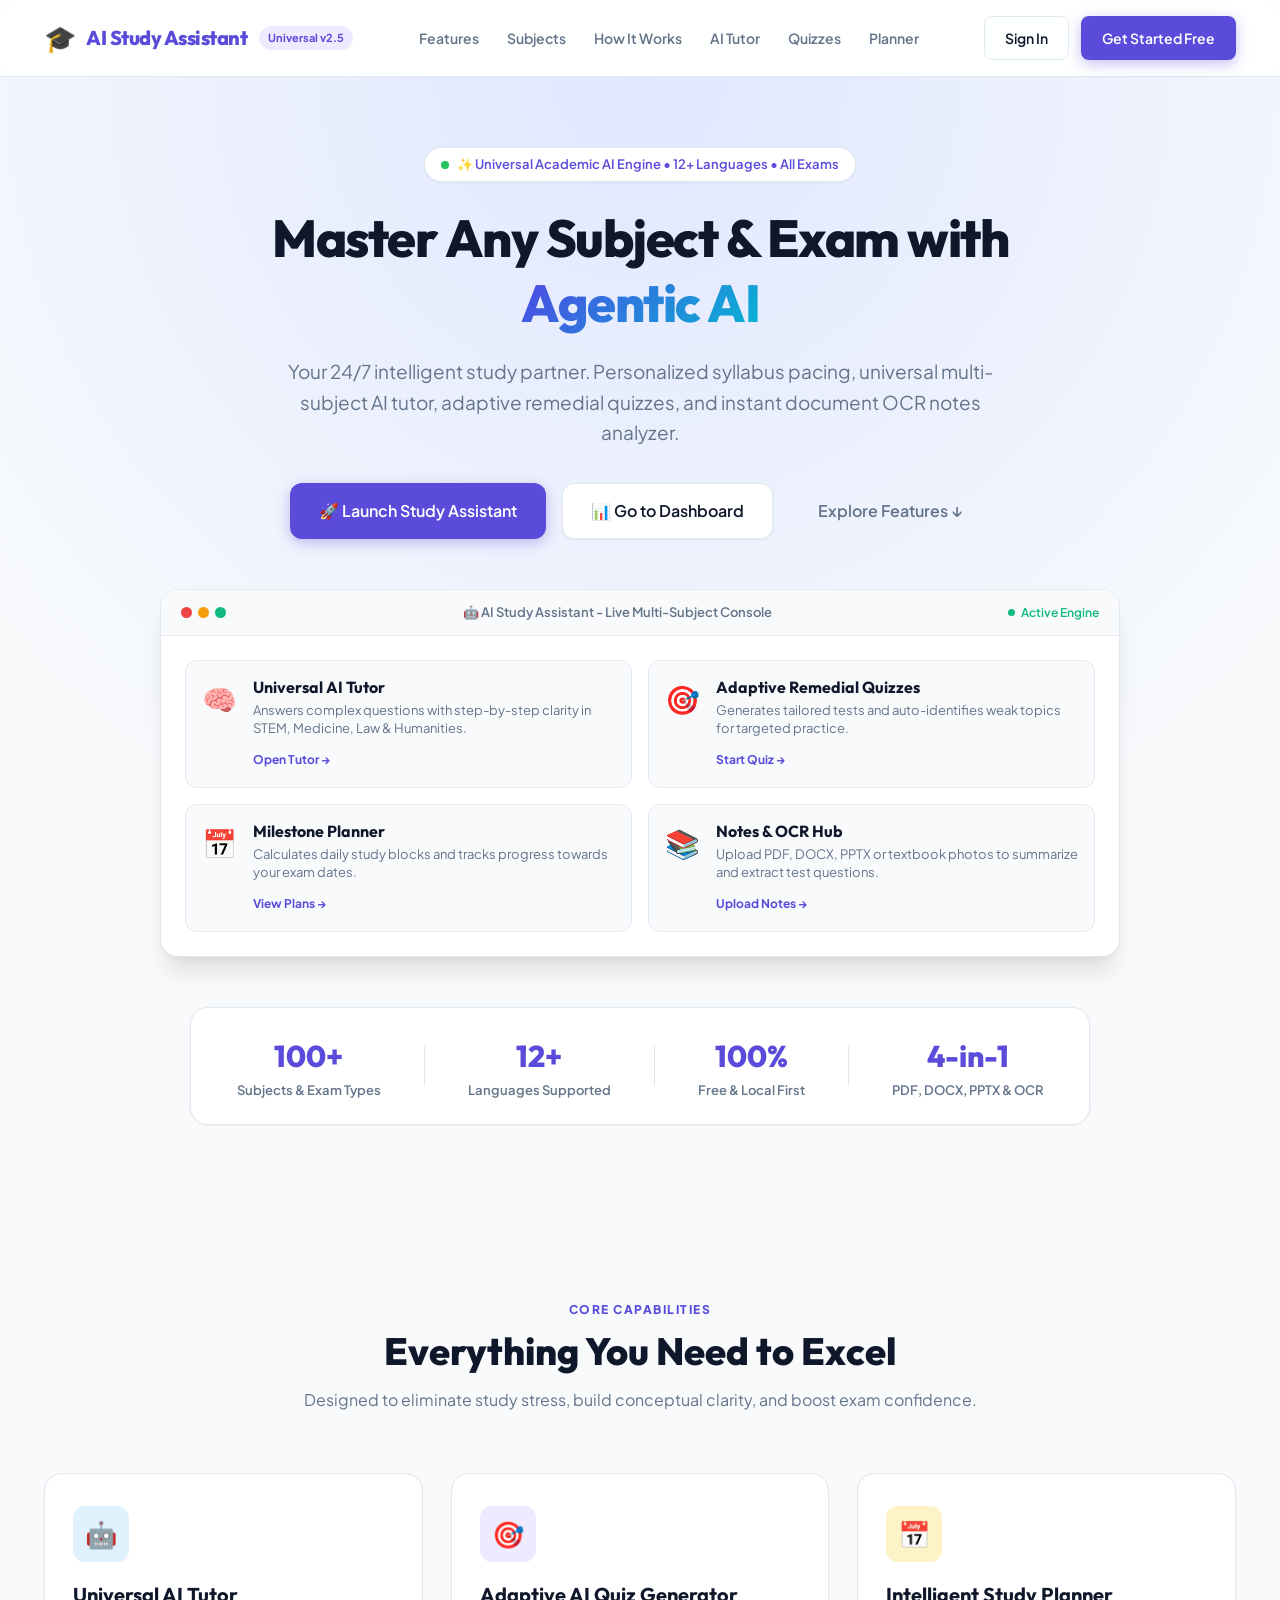
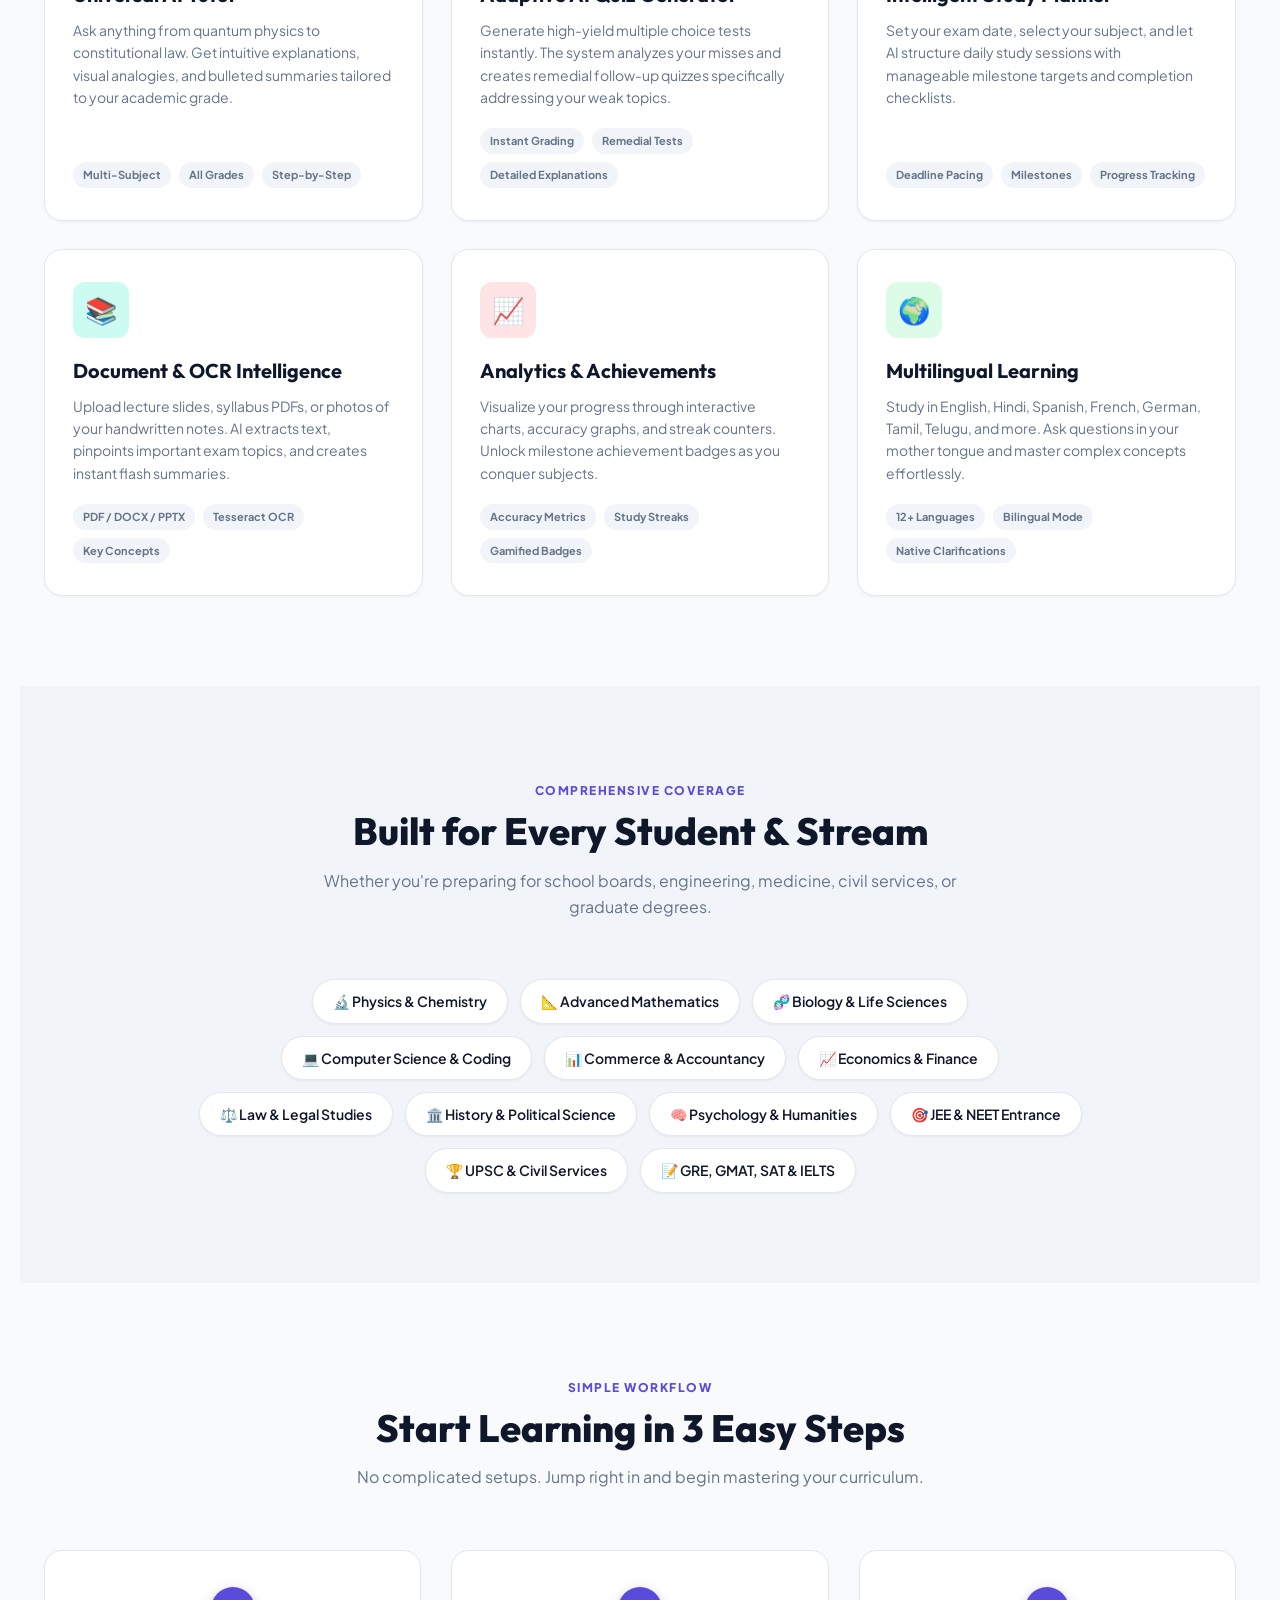
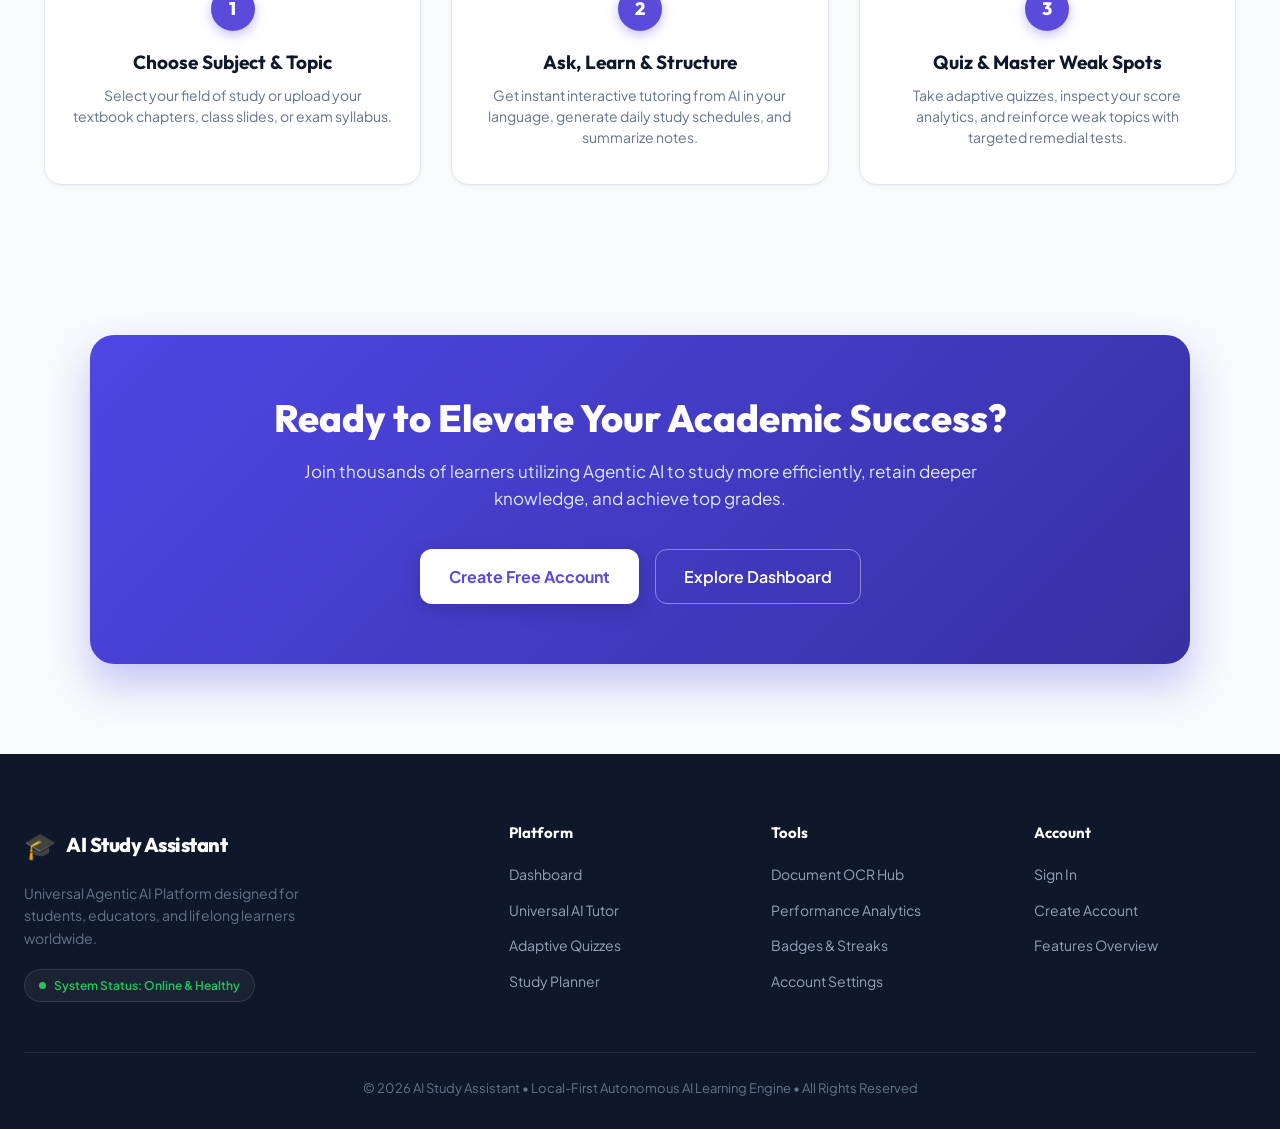
<file: frontend/index.html>
<!DOCTYPE html>
<html lang="en">
<head>
    <meta charset="UTF-8">
    <meta name="viewport" content="width=device-width, initial-scale=1.0">
    <title>AI Study Assistant - Universal Agentic Learning Platform</title>
    <meta name="description" content="AI Study Assistant: Universal multi-subject AI tutor, adaptive quiz generator, study planner, and document OCR analyzer for all students and competitive exams.">
    <link rel="stylesheet" href="style.css">
    <link rel="preconnect" href="https://fonts.googleapis.com">
    <link rel="preconnect" href="https://fonts.gstatic.com" crossorigin>
    <link href="https://fonts.googleapis.com/css2?family=Outfit:wght@300;400;500;600;700;800&family=Plus+Jakarta+Sans:wght@400;500;600;700&display=swap" rel="stylesheet">
</head>
<body>

    <!-- Header & Navigation -->
    <header class="navbar-wrapper">
        <nav class="navbar">
            <div class="logo-group">
                <a href="index.html" class="brand-logo">
                    <span class="logo-icon">🎓</span>
                    <span class="logo-text">AI Study Assistant</span>
                </a>
                <span class="version-tag">Universal v2.5</span>
            </div>

            <ul class="nav-links">
                <li><a href="#features">Features</a></li>
                <li><a href="#subjects">Subjects</a></li>
                <li><a href="#how-it-works">How It Works</a></li>
                <li><a href="ai-tutor.html">AI Tutor</a></li>
                <li><a href="ai-quiz.html">Quizzes</a></li>
                <li><a href="study-planner.html">Planner</a></li>
            </ul>

            <div class="nav-actions">
                <a href="login.html" class="btn btn-outline">Sign In</a>
                <a href="register.html" class="btn btn-primary">Get Started Free</a>
            </div>
        </nav>
    </header>

    <!-- Hero Section -->
    <section class="hero-section" id="home">
        <div class="hero-container">
            <div class="hero-badge">
                <span class="badge-pulse"></span>
                <span>✨ Universal Academic AI Engine • 12+ Languages • All Exams</span>
            </div>

            <h1 class="hero-title">
                Master Any Subject & Exam with <span class="gradient-text">Agentic AI</span>
            </h1>

            <p class="hero-subtitle">
                Your 24/7 intelligent study partner. Personalized syllabus pacing, universal multi-subject AI tutor, adaptive remedial quizzes, and instant document OCR notes analyzer.
            </p>

            <div class="hero-cta-group">
                <a href="login.html" class="btn btn-primary btn-lg">
                    <span>🚀 Launch Study Assistant</span>
                </a>
                <a href="dashboard.html" class="btn btn-secondary btn-lg">
                    <span>📊 Go to Dashboard</span>
                </a>
                <a href="#features" class="btn btn-ghost btn-lg">
                    <span>Explore Features ↓</span>
                </a>
            </div>

            <!-- Hero Highlights / Live Preview Mockup -->
            <div class="hero-preview-container">
                <div class="preview-glass-card">
                    <div class="preview-header">
                        <div class="preview-dots">
                            <span class="dot red"></span>
                            <span class="dot yellow"></span>
                            <span class="dot green"></span>
                        </div>
                        <div class="preview-title">
                            <span>🤖 AI Study Assistant - Live Multi-Subject Console</span>
                        </div>
                        <div class="preview-status">
                            <span class="status-indicator"></span> Active Engine
                        </div>
                    </div>

                    <div class="preview-grid">
                        <div class="preview-item">
                            <div class="preview-item-icon">🧠</div>
                            <div class="preview-item-body">
                                <h4>Universal AI Tutor</h4>
                                <p>Answers complex questions with step-by-step clarity in STEM, Medicine, Law & Humanities.</p>
                                <a href="ai-tutor.html" class="preview-link">Open Tutor →</a>
                            </div>
                        </div>

                        <div class="preview-item">
                            <div class="preview-item-icon">🎯</div>
                            <div class="preview-item-body">
                                <h4>Adaptive Remedial Quizzes</h4>
                                <p>Generates tailored tests and auto-identifies weak topics for targeted practice.</p>
                                <a href="ai-quiz.html" class="preview-link">Start Quiz →</a>
                            </div>
                        </div>

                        <div class="preview-item">
                            <div class="preview-item-icon">📅</div>
                            <div class="preview-item-body">
                                <h4>Milestone Planner</h4>
                                <p>Calculates daily study blocks and tracks progress towards your exam dates.</p>
                                <a href="study-planner.html" class="preview-link">View Plans →</a>
                            </div>
                        </div>

                        <div class="preview-item">
                            <div class="preview-item-icon">📚</div>
                            <div class="preview-item-body">
                                <h4>Notes & OCR Hub</h4>
                                <p>Upload PDF, DOCX, PPTX or textbook photos to summarize and extract test questions.</p>
                                <a href="study-materials.html" class="preview-link">Upload Notes →</a>
                            </div>
                        </div>
                    </div>
                </div>
            </div>

            <!-- Stats Bar -->
            <div class="stats-bar">
                <div class="stat-item">
                    <span class="stat-number">100+</span>
                    <span class="stat-label">Subjects & Exam Types</span>
                </div>
                <div class="stat-divider"></div>
                <div class="stat-item">
                    <span class="stat-number">12+</span>
                    <span class="stat-label">Languages Supported</span>
                </div>
                <div class="stat-divider"></div>
                <div class="stat-item">
                    <span class="stat-number">100%</span>
                    <span class="stat-label">Free & Local First</span>
                </div>
                <div class="stat-divider"></div>
                <div class="stat-item">
                    <span class="stat-number">4-in-1</span>
                    <span class="stat-label">PDF, DOCX, PPTX & OCR</span>
                </div>
            </div>
        </div>
    </section>

    <!-- Features Section -->
    <section class="section-container" id="features">
        <div class="section-header">
            <span class="section-tag">CORE CAPABILITIES</span>
            <h2 class="section-title">Everything You Need to Excel</h2>
            <p class="section-subtitle">Designed to eliminate study stress, build conceptual clarity, and boost exam confidence.</p>
        </div>

        <div class="features-grid">
            <div class="feature-card">
                <div class="feature-icon-wrapper gradient-blue">🤖</div>
                <h3>Universal AI Tutor</h3>
                <p>Ask anything from quantum physics to constitutional law. Get intuitive explanations, visual analogies, and bulleted summaries tailored to your academic grade.</p>
                <div class="feature-tags">
                    <span>Multi-Subject</span>
                    <span>All Grades</span>
                    <span>Step-by-Step</span>
                </div>
            </div>

            <div class="feature-card">
                <div class="feature-icon-wrapper gradient-purple">🎯</div>
                <h3>Adaptive AI Quiz Generator</h3>
                <p>Generate high-yield multiple choice tests instantly. The system analyzes your misses and creates remedial follow-up quizzes specifically addressing your weak topics.</p>
                <div class="feature-tags">
                    <span>Instant Grading</span>
                    <span>Remedial Tests</span>
                    <span>Detailed Explanations</span>
                </div>
            </div>

            <div class="feature-card">
                <div class="feature-icon-wrapper gradient-amber">📅</div>
                <h3>Intelligent Study Planner</h3>
                <p>Set your exam date, select your subject, and let AI structure daily study sessions with manageable milestone targets and completion checklists.</p>
                <div class="feature-tags">
                    <span>Deadline Pacing</span>
                    <span>Milestones</span>
                    <span>Progress Tracking</span>
                </div>
            </div>

            <div class="feature-card">
                <div class="feature-icon-wrapper gradient-teal">📚</div>
                <h3>Document & OCR Intelligence</h3>
                <p>Upload lecture slides, syllabus PDFs, or photos of your handwritten notes. AI extracts text, pinpoints important exam topics, and creates instant flash summaries.</p>
                <div class="feature-tags">
                    <span>PDF / DOCX / PPTX</span>
                    <span>Tesseract OCR</span>
                    <span>Key Concepts</span>
                </div>
            </div>

            <div class="feature-card">
                <div class="feature-icon-wrapper gradient-rose">📈</div>
                <h3>Analytics & Achievements</h3>
                <p>Visualize your progress through interactive charts, accuracy graphs, and streak counters. Unlock milestone achievement badges as you conquer subjects.</p>
                <div class="feature-tags">
                    <span>Accuracy Metrics</span>
                    <span>Study Streaks</span>
                    <span>Gamified Badges</span>
                </div>
            </div>

            <div class="feature-card">
                <div class="feature-icon-wrapper gradient-emerald">🌍</div>
                <h3>Multilingual Learning</h3>
                <p>Study in English, Hindi, Spanish, French, German, Tamil, Telugu, and more. Ask questions in your mother tongue and master complex concepts effortlessly.</p>
                <div class="feature-tags">
                    <span>12+ Languages</span>
                    <span>Bilingual Mode</span>
                    <span>Native Clarifications</span>
                </div>
            </div>
        </div>
    </section>

    <!-- Subjects & Exam Tracks -->
    <section class="section-container bg-subtle" id="subjects">
        <div class="section-header">
            <span class="section-tag">COMPREHENSIVE COVERAGE</span>
            <h2 class="section-title">Built for Every Student & Stream</h2>
            <p class="section-subtitle">Whether you're preparing for school boards, engineering, medicine, civil services, or graduate degrees.</p>
        </div>

        <div class="subjects-grid">
            <div class="subject-chip">🔬 Physics & Chemistry</div>
            <div class="subject-chip">📐 Advanced Mathematics</div>
            <div class="subject-chip">🧬 Biology & Life Sciences</div>
            <div class="subject-chip">💻 Computer Science & Coding</div>
            <div class="subject-chip">📊 Commerce & Accountancy</div>
            <div class="subject-chip">📈 Economics & Finance</div>
            <div class="subject-chip">⚖️ Law & Legal Studies</div>
            <div class="subject-chip">🏛️ History & Political Science</div>
            <div class="subject-chip">🧠 Psychology & Humanities</div>
            <div class="subject-chip">🎯 JEE & NEET Entrance</div>
            <div class="subject-chip">🏆 UPSC & Civil Services</div>
            <div class="subject-chip">📝 GRE, GMAT, SAT & IELTS</div>
        </div>
    </section>

    <!-- How It Works Section -->
    <section class="section-container" id="how-it-works">
        <div class="section-header">
            <span class="section-tag">SIMPLE WORKFLOW</span>
            <h2 class="section-title">Start Learning in 3 Easy Steps</h2>
            <p class="section-subtitle">No complicated setups. Jump right in and begin mastering your curriculum.</p>
        </div>

        <div class="steps-grid">
            <div class="step-card">
                <div class="step-badge">1</div>
                <h3>Choose Subject & Topic</h3>
                <p>Select your field of study or upload your textbook chapters, class slides, or exam syllabus.</p>
            </div>

            <div class="step-card">
                <div class="step-badge">2</div>
                <h3>Ask, Learn & Structure</h3>
                <p>Get instant interactive tutoring from AI in your language, generate daily study schedules, and summarize notes.</p>
            </div>

            <div class="step-card">
                <div class="step-badge">3</div>
                <h3>Quiz & Master Weak Spots</h3>
                <p>Take adaptive quizzes, inspect your score analytics, and reinforce weak topics with targeted remedial tests.</p>
            </div>
        </div>
    </section>

    <!-- CTA Section -->
    <section class="cta-section">
        <div class="cta-box">
            <h2>Ready to Elevate Your Academic Success?</h2>
            <p>Join thousands of learners utilizing Agentic AI to study more efficiently, retain deeper knowledge, and achieve top grades.</p>
            <div class="cta-actions">
                <a href="register.html" class="btn btn-white btn-lg">Create Free Account</a>
                <a href="dashboard.html" class="btn btn-outline-white btn-lg">Explore Dashboard</a>
            </div>
        </div>
    </section>

    <!-- Footer -->
    <footer class="footer">
        <div class="footer-container">
            <div class="footer-brand">
                <div class="brand-logo">
                    <span class="logo-icon">🎓</span>
                    <span class="logo-text">AI Study Assistant</span>
                </div>
                <p>Universal Agentic AI Platform designed for students, educators, and lifelong learners worldwide.</p>
                <div class="system-status">
                    <span class="status-dot"></span> System Status: Online & Healthy
                </div>
            </div>

            <div class="footer-links-group">
                <h4>Platform</h4>
                <ul>
                    <li><a href="dashboard.html">Dashboard</a></li>
                    <li><a href="ai-tutor.html">Universal AI Tutor</a></li>
                    <li><a href="ai-quiz.html">Adaptive Quizzes</a></li>
                    <li><a href="study-planner.html">Study Planner</a></li>
                </ul>
            </div>

            <div class="footer-links-group">
                <h4>Tools</h4>
                <ul>
                    <li><a href="study-materials.html">Document OCR Hub</a></li>
                    <li><a href="progress.html">Performance Analytics</a></li>
                    <li><a href="achievements.html">Badges & Streaks</a></li>
                    <li><a href="settings.html">Account Settings</a></li>
                </ul>
            </div>

            <div class="footer-links-group">
                <h4>Account</h4>
                <ul>
                    <li><a href="login.html">Sign In</a></li>
                    <li><a href="register.html">Create Account</a></li>
                    <li><a href="#features">Features Overview</a></li>
                </ul>
            </div>
        </div>

        <div class="footer-bottom">
            <p>© 2026 AI Study Assistant • Local-First Autonomous AI Learning Engine • All Rights Reserved</p>
        </div>
    </footer>

</body>
</html>
</file>
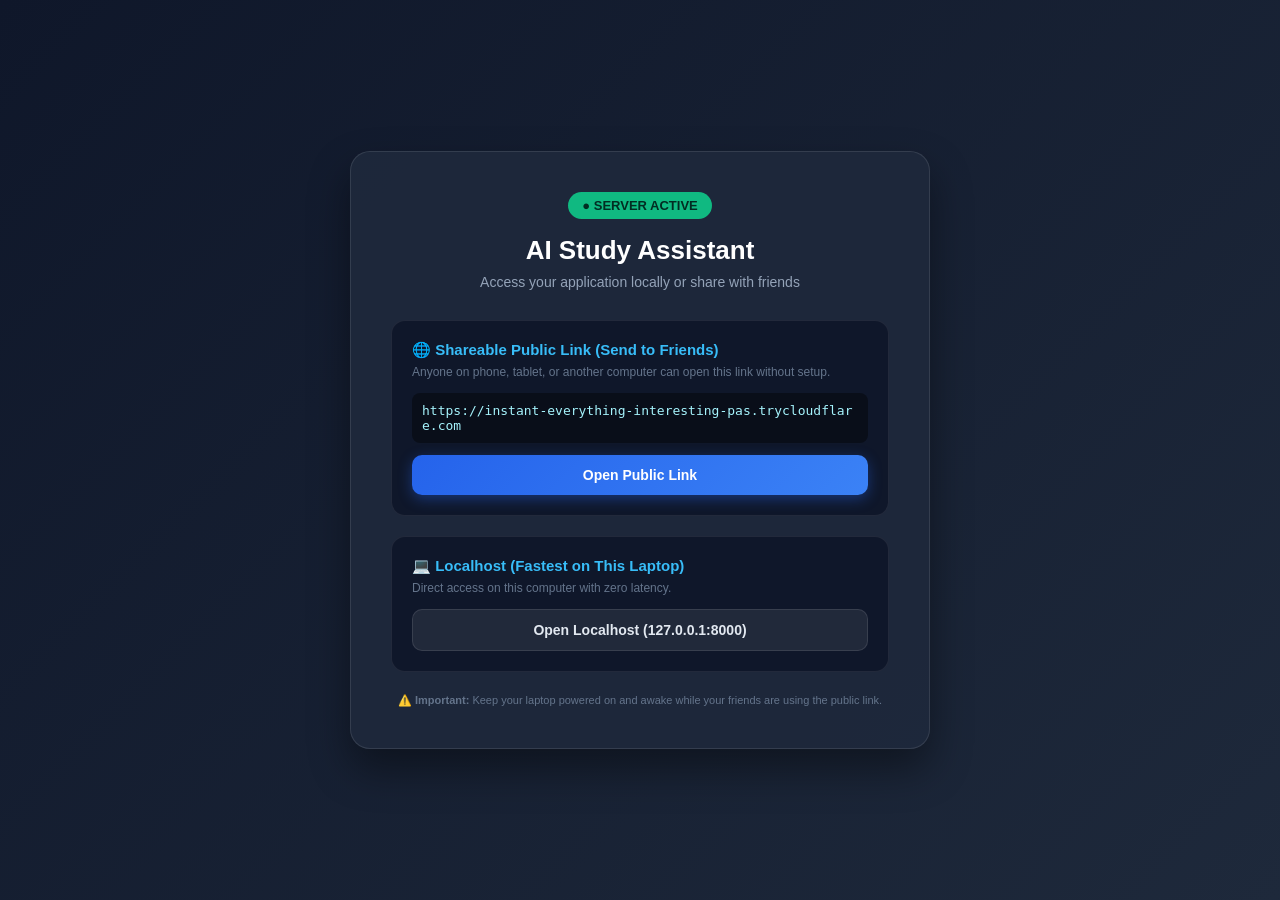
<file: Open Website.html>
<!DOCTYPE html>
<html lang="en">
<head>
    <meta charset="UTF-8">
    <meta name="viewport" content="width=device-width, initial-scale=1.0">
    <title>AI Study Assistant - Access Links</title>
    <style>
        * { box-sizing: border-box; margin: 0; padding: 0; }
        body {
            font-family: -apple-system, BlinkMacSystemFont, "Segoe UI", Roboto, sans-serif;
            background: linear-gradient(135deg, #0f172a 0%, #1e293b 100%);
            color: #f8fafc;
            min-height: 100vh;
            display: flex;
            align-items: center;
            justify-content: center;
            padding: 20px;
        }
        .container {
            max-width: 580px;
            width: 100%;
            background: rgba(30, 41, 59, 0.95);
            border: 1px solid rgba(255, 255, 255, 0.1);
            border-radius: 20px;
            padding: 40px;
            box-shadow: 0 20px 40px rgba(0,0,0,0.4);
            text-align: center;
        }
        .badge {
            display: inline-block;
            background: #10b981;
            color: #022c22;
            padding: 6px 14px;
            border-radius: 20px;
            font-size: 13px;
            font-weight: 700;
            margin-bottom: 16px;
        }
        h1 { font-size: 26px; margin-bottom: 8px; color: #ffffff; }
        p.subtitle { color: #94a3b8; font-size: 14px; margin-bottom: 30px; }
        .card {
            background: #0f172a;
            border: 1px solid rgba(255,255,255,0.08);
            border-radius: 14px;
            padding: 20px;
            margin-bottom: 20px;
            text-align: left;
        }
        .card-title {
            font-size: 15px;
            font-weight: 600;
            color: #38bdf8;
            margin-bottom: 6px;
            display: flex;
            align-items: center;
            gap: 8px;
        }
        .card-desc { font-size: 12px; color: #64748b; margin-bottom: 14px; }
        .btn {
            display: block;
            width: 100%;
            text-align: center;
            padding: 12px;
            border-radius: 10px;
            font-weight: 600;
            font-size: 14px;
            text-decoration: none;
            transition: all 0.2s ease;
        }
        .btn-primary {
            background: linear-gradient(135deg, #2563eb, #3b82f6);
            color: white;
            box-shadow: 0 4px 14px rgba(37, 99, 235, 0.4);
        }
        .btn-primary:hover {
            background: linear-gradient(135deg, #1d4ed8, #2563eb);
            transform: translateY(-1px);
        }
        .btn-secondary {
            background: rgba(255, 255, 255, 0.08);
            color: #e2e8f0;
            border: 1px solid rgba(255,255,255,0.1);
        }
        .btn-secondary:hover {
            background: rgba(255, 255, 255, 0.15);
        }
        .url-box {
            background: rgba(0,0,0,0.4);
            border-radius: 8px;
            padding: 10px;
            font-family: monospace;
            font-size: 13px;
            color: #a5f3fc;
            word-break: break-all;
            margin-bottom: 12px;
            user-select: all;
        }
        .note {
            font-size: 11px;
            color: #64748b;
            margin-top: 20px;
            line-height: 1.5;
        }
    </style>
</head>
<body>
    <div class="container">
        <span class="badge">● SERVER ACTIVE</span>
        <h1>AI Study Assistant</h1>
        <p class="subtitle">Access your application locally or share with friends</p>

        <!-- Public Shareable Link -->
        <div class="card">
            <div class="card-title">🌐 Shareable Public Link (Send to Friends)</div>
            <div class="card-desc">Anyone on phone, tablet, or another computer can open this link without setup.</div>
            <div class="url-box">https://instant-everything-interesting-pas.trycloudflare.com</div>
            <a href="https://instant-everything-interesting-pas.trycloudflare.com" target="_blank" class="btn btn-primary">Open Public Link</a>
        </div>

        <!-- Localhost Link -->
        <div class="card">
            <div class="card-title">💻 Localhost (Fastest on This Laptop)</div>
            <div class="card-desc">Direct access on this computer with zero latency.</div>
            <a href="http://127.0.0.1:8000" target="_blank" class="btn btn-secondary">Open Localhost (127.0.0.1:8000)</a>
        </div>

        <p class="note">
            ⚠️ <strong>Important:</strong> Keep your laptop powered on and awake while your friends are using the public link.
        </p>
    </div>
</body>
</html>
</file>
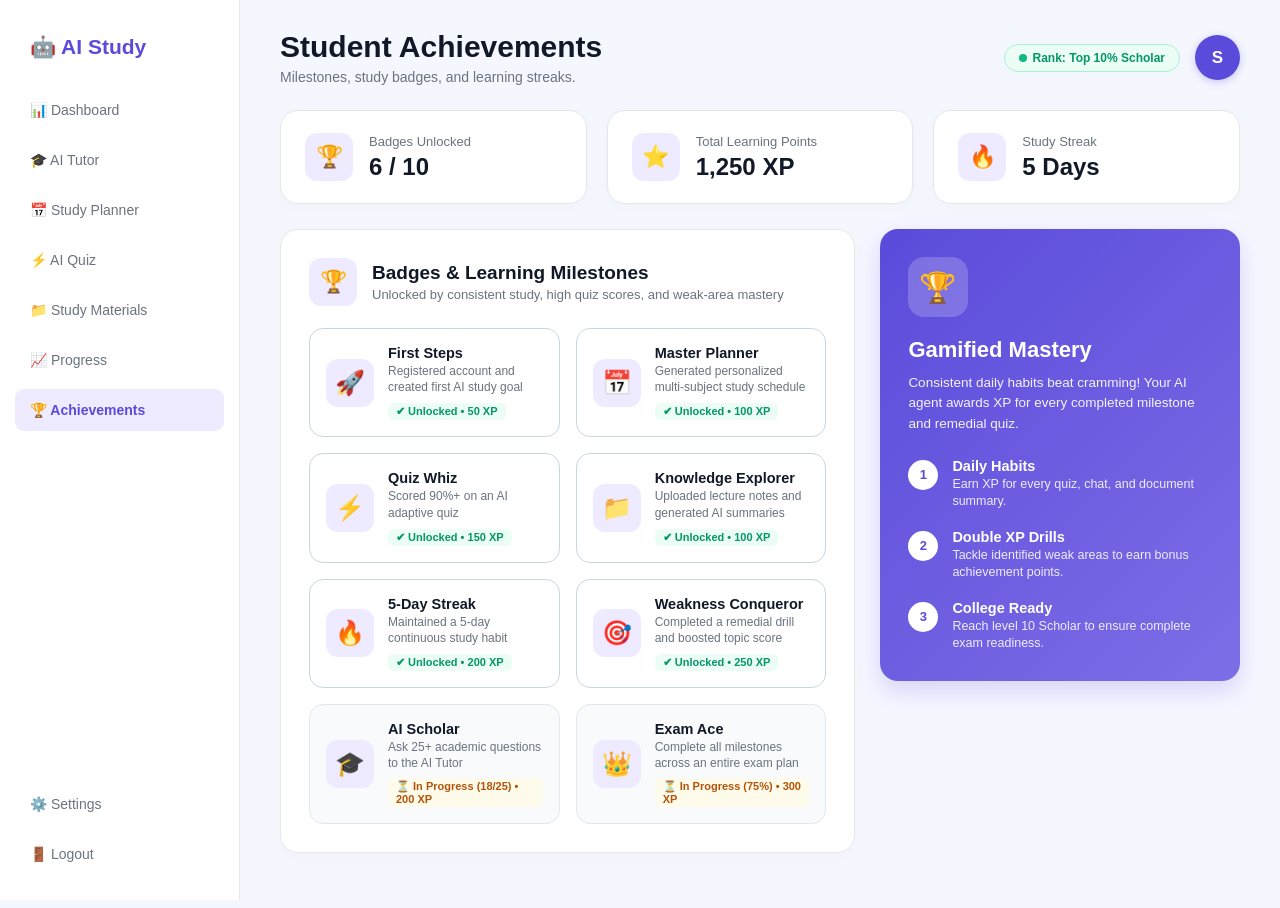
<file: frontend/achievements.html>
<!DOCTYPE html>
<html lang="en">
<head>
    <meta charset="UTF-8">
    <meta name="viewport" content="width=device-width, initial-scale=1.0">
    <title>Achievements - AI Study Assistant</title>
    <link rel="stylesheet" href="achievements.css">
</head>
<body>
    <!-- SIDEBAR -->
    <aside class="sidebar">
        <div class="logo">&#129302; AI Study</div>
        <nav>
            <a href="dashboard.html">&#128202; Dashboard</a>
            <a href="ai-tutor.html">&#127891; AI Tutor</a>
            <a href="study-planner.html">&#128197; Study Planner</a>
            <a href="ai-quiz.html">&#9889; AI Quiz</a>
            <a href="study-materials.html">&#128193; Study Materials</a>
            <a href="progress.html">&#128200; Progress</a>
            <a href="achievements.html" class="active">&#127942; Achievements</a>
        </nav>
        <div class="sidebar-bottom">
            <a href="settings.html">&#9881;&#65039; Settings</a>
            <a href="index.html" id="logout-link" onclick="logout(); return false;">&#128682; Logout</a>
        </div>
    </aside>
    <main class="main-content">
        <header class="topbar">
            <div>
                <h1>Student Achievements</h1>
                <p>Milestones, study badges, and learning streaks.</p>
            </div>
            <div class="topbar-right">
                <div class="agent-badge">
                    <span class="dot"></span>
                    <span>Rank: Top 10% Scholar</span>
                </div>
                <div class="profile-icon" id="profile-icon">👤</div>
            </div>
        </header>

        <!-- STATS GRID -->
        <section class="stats-grid">
            <div class="stat-card">
                <div class="stat-icon">&#127942;</div>
                <div class="stat-info">
                    <p>Badges Unlocked</p>
                    <h3>6 / 10</h3>
                </div>
            </div>
            <div class="stat-card">
                <div class="stat-icon">&#11088;</div>
                <div class="stat-info">
                    <p>Total Learning Points</p>
                    <h3>1,250 XP</h3>
                </div>
            </div>
            <div class="stat-card">
                <div class="stat-icon">&#128293;</div>
                <div class="stat-info">
                    <p>Study Streak</p>
                    <h3>5 Days</h3>
                </div>
            </div>
        </section>

        <div class="two-column-layout">
            <div class="col-left">
                <div class="app-card">
                    <div class="card-title">
                        <div class="title-icon">&#127942;</div>
                        <div>
                            <h2>Badges &amp; Learning Milestones</h2>
                            <p>Unlocked by consistent study, high quiz scores, and weak-area mastery</p>
                        </div>
                    </div>

                    <div class="badges-grid">
                        <div class="badge-item unlocked">
                            <div class="badge-icon">&#128640;</div>
                            <div class="badge-info">
                                <div class="badge-name">First Steps</div>
                                <div class="badge-desc">Registered account and created first AI study goal</div>
                                <span class="badge-status unlocked">&#10004; Unlocked • 50 XP</span>
                            </div>
                        </div>

                        <div class="badge-item unlocked">
                            <div class="badge-icon">&#128197;</div>
                            <div class="badge-info">
                                <div class="badge-name">Master Planner</div>
                                <div class="badge-desc">Generated personalized multi-subject study schedule</div>
                                <span class="badge-status unlocked">&#10004; Unlocked • 100 XP</span>
                            </div>
                        </div>

                        <div class="badge-item unlocked">
                            <div class="badge-icon">&#9889;</div>
                            <div class="badge-info">
                                <div class="badge-name">Quiz Whiz</div>
                                <div class="badge-desc">Scored 90%+ on an AI adaptive quiz</div>
                                <span class="badge-status unlocked">&#10004; Unlocked • 150 XP</span>
                            </div>
                        </div>

                        <div class="badge-item unlocked">
                            <div class="badge-icon">&#128193;</div>
                            <div class="badge-info">
                                <div class="badge-name">Knowledge Explorer</div>
                                <div class="badge-desc">Uploaded lecture notes and generated AI summaries</div>
                                <span class="badge-status unlocked">&#10004; Unlocked • 100 XP</span>
                            </div>
                        </div>

                        <div class="badge-item unlocked">
                            <div class="badge-icon">&#128293;</div>
                            <div class="badge-info">
                                <div class="badge-name">5-Day Streak</div>
                                <div class="badge-desc">Maintained a 5-day continuous study habit</div>
                                <span class="badge-status unlocked">&#10004; Unlocked • 200 XP</span>
                            </div>
                        </div>

                        <div class="badge-item unlocked">
                            <div class="badge-icon">&#127919;</div>
                            <div class="badge-info">
                                <div class="badge-name">Weakness Conqueror</div>
                                <div class="badge-desc">Completed a remedial drill and boosted topic score</div>
                                <span class="badge-status unlocked">&#10004; Unlocked • 250 XP</span>
                            </div>
                        </div>

                        <div class="badge-item">
                            <div class="badge-icon">&#127891;</div>
                            <div class="badge-info">
                                <div class="badge-name">AI Scholar</div>
                                <div class="badge-desc">Ask 25+ academic questions to the AI Tutor</div>
                                <span class="badge-status in-progress">&#9203; In Progress (18/25) • 200 XP</span>
                            </div>
                        </div>

                        <div class="badge-item">
                            <div class="badge-icon">&#128081;</div>
                            <div class="badge-info">
                                <div class="badge-name">Exam Ace</div>
                                <div class="badge-desc">Complete all milestones across an entire exam plan</div>
                                <span class="badge-status in-progress">&#9203; In Progress (75%) • 300 XP</span>
                            </div>
                        </div>
                    </div>
                </div>
            </div>

            <div class="col-right">
                <!-- PURPLE GRADIENT CARD -->
                <div class="info-card">
                    <div class="ai-icon-large">&#127942;</div>
                    <h2>Gamified Mastery</h2>
                    <p>Consistent daily habits beat cramming! Your AI agent awards XP for every completed milestone and remedial quiz.</p>
                    <div class="ai-steps">
                        <div class="step">
                            <span>1</span>
                            <div>
                                <h4>Daily Habits</h4>
                                <p>Earn XP for every quiz, chat, and document summary.</p>
                            </div>
                        </div>
                        <div class="step">
                            <span>2</span>
                            <div>
                                <h4>Double XP Drills</h4>
                                <p>Tackle identified weak areas to earn bonus achievement points.</p>
                            </div>
                        </div>
                        <div class="step">
                            <span>3</span>
                            <div>
                                <h4>College Ready</h4>
                                <p>Reach level 10 Scholar to ensure complete exam readiness.</p>
                            </div>
                        </div>
                    </div>
                </div>
            </div>
        </div>
    </main>

    <script src="achievements.js"></script>
</body>
</html>
</file>
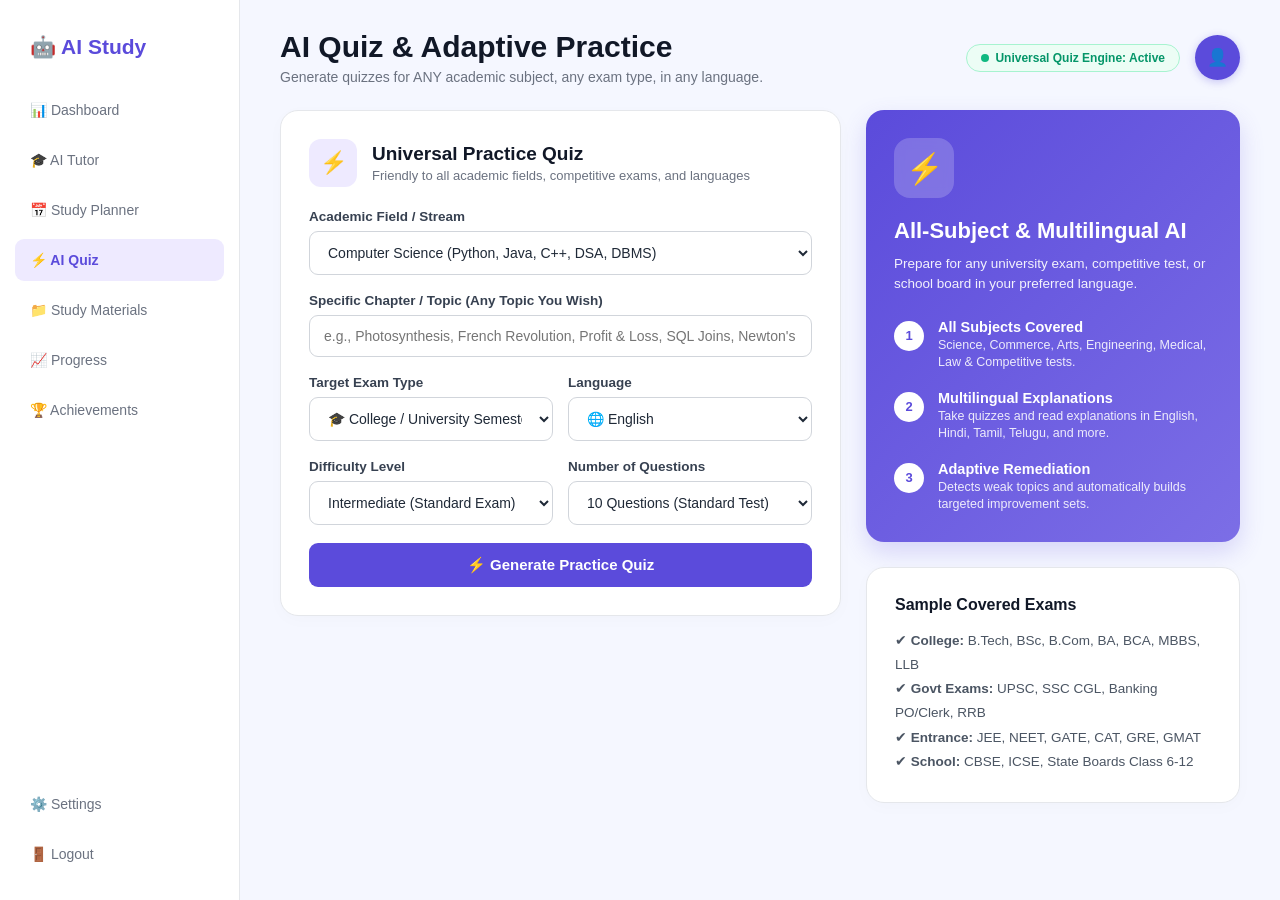
<file: frontend/ai-quiz.html>
<!DOCTYPE html>
<html lang="en">
<head>
    <meta charset="UTF-8">
    <meta name="viewport" content="width=device-width, initial-scale=1.0">
    <title>AI Quiz - All Subjects &amp; Exams - AI Study Assistant</title>
    <link rel="stylesheet" href="ai-quiz.css">
</head>
<body>
    <!-- SIDEBAR -->
    <aside class="sidebar">
        <div class="logo">&#129302; AI Study</div>
        <nav>
            <a href="dashboard.html">&#128202; Dashboard</a>
            <a href="ai-tutor.html">&#127891; AI Tutor</a>
            <a href="study-planner.html">&#128197; Study Planner</a>
            <a href="ai-quiz.html" class="active">&#9889; AI Quiz</a>
            <a href="study-materials.html">&#128193; Study Materials</a>
            <a href="progress.html">&#128200; Progress</a>
            <a href="achievements.html">&#127942; Achievements</a>
        </nav>
        <div class="sidebar-bottom">
            <a href="settings.html">&#9881;&#65039; Settings</a>
            <a href="index.html" id="logout-link" onclick="logout(); return false;">&#128682; Logout</a>
        </div>
    </aside>
    <main class="main-content">
        <header class="topbar">
            <div>
                <h1>AI Quiz &amp; Adaptive Practice</h1>
                <p>Generate quizzes for ANY academic subject, any exam type, in any language.</p>
            </div>
            <div class="topbar-right">
                <div class="agent-badge">
                    <span class="dot"></span>
                    <span>Universal Quiz Engine: Active</span>
                </div>
                <div class="profile-icon" id="profile-icon">👤</div>
            </div>
        </header>

        <div class="two-column-layout">
            <div class="col-left">
                <!-- QUIZ CONFIGURATION CARD -->
                <div class="app-card" id="quiz-config-card">
                    <div class="card-title">
                        <div class="title-icon">&#9889;</div>
                        <div>
                            <h2>Universal Practice Quiz</h2>
                            <p>Friendly to all academic fields, competitive exams, and languages</p>
                        </div>
                    </div>

                    <form id="quiz-form">
                        <!-- Subject Cluster -->
                        <div class="form-group">
                            <label for="quiz-subject">Academic Field / Stream</label>
                            <select id="quiz-subject" class="form-select">
                                <optgroup label="Computer Science &amp; IT">
                                    <option value="Computer Science (Python, Java, C++, DSA, DBMS)">Computer Science (Python, Java, C++, DSA, DBMS)</option>
                                    <option value="Artificial Intelligence &amp; Machine Learning">Artificial Intelligence &amp; Machine Learning</option>
                                    <option value="Web Development &amp; Cloud Computing">Web Development &amp; Cloud Computing</option>
                                </optgroup>
                                <optgroup label="Pure &amp; Applied Sciences">
                                    <option value="Physics (Mechanics, Thermodynamics, Optics, Quantum)">Physics (Mechanics, Thermodynamics, Optics, Quantum)</option>
                                    <option value="Chemistry (Organic, Inorganic, Physical)">Chemistry (Organic, Inorganic, Physical)</option>
                                    <option value="Biology (Botany, Zoology, Genetics, Ecology)">Biology (Botany, Zoology, Genetics, Ecology)</option>
                                    <option value="Mathematics (Calculus, Algebra, Probability, Statistics)">Mathematics (Calculus, Algebra, Probability, Statistics)</option>
                                </optgroup>
                                <optgroup label="Commerce, Business &amp; Economics">
                                    <option value="Accountancy &amp; Financial Management">Accountancy &amp; Financial Management</option>
                                    <option value="Economics (Micro &amp; Macro Economics)">Economics (Micro &amp; Macro Economics)</option>
                                    <option value="Business Studies &amp; Marketing">Business Studies &amp; Marketing</option>
                                </optgroup>
                                <optgroup label="Humanities, Arts &amp; Social Sciences">
                                    <option value="History (Ancient, Medieval, Modern &amp; World)">History (Ancient, Medieval, Modern &amp; World)</option>
                                    <option value="Geography &amp; Environmental Studies">Geography &amp; Environmental Studies</option>
                                    <option value="Political Science &amp; Indian Constitution">Political Science &amp; Indian Constitution</option>
                                    <option value="Psychology &amp; Sociology">Psychology &amp; Sociology</option>
                                    <option value="English Literature &amp; Grammar">English Literature &amp; Grammar</option>
                                </optgroup>
                                <optgroup label="Engineering &amp; Technology">
                                    <option value="Mechanical Engineering (Thermodynamics, Mechanics)">Mechanical Engineering (Thermodynamics, Mechanics)</option>
                                    <option value="Civil Engineering (Structural, Surveying)">Civil Engineering (Structural, Surveying)</option>
                                    <option value="Electrical &amp; Electronics Engineering">Electrical &amp; Electronics Engineering</option>
                                </optgroup>
                                <optgroup label="Medical &amp; Pharmacy">
                                    <option value="Human Anatomy &amp; Physiology">Human Anatomy &amp; Physiology</option>
                                    <option value="Pharmacology &amp; Pathology">Pharmacology &amp; Pathology</option>
                                </optgroup>
                                <optgroup label="Competitive &amp; Govt Examinations">
                                    <option value="UPSC Civil Services (General Studies)">UPSC Civil Services (General Studies)</option>
                                    <option value="Banking Exams (SBI / IBPS PO &amp; Clerk)">Banking Exams (SBI / IBPS PO &amp; Clerk)</option>
                                    <option value="SSC CGL / Railway RRB (Quant &amp; Reasoning)">SSC CGL / Railway RRB (Quant &amp; Reasoning)</option>
                                </optgroup>
                                <optgroup label="Entrance Examinations">
                                    <option value="JEE (Physics, Chemistry, Mathematics)">JEE (Physics, Chemistry, Mathematics)</option>
                                    <option value="NEET (Physics, Chemistry, Biology)">NEET (Physics, Chemistry, Biology)</option>
                                    <option value="GATE Examination">GATE Examination</option>
                                    <option value="CAT / GMAT (Quant &amp; Data Interpretation)">CAT / GMAT (Quant &amp; Data Interpretation)</option>
                                </optgroup>
                                <optgroup label="School Curriculum">
                                    <option value="School Class 10 (Science, Maths, Social Science)">School Class 10 (Science, Maths, Social Science)</option>
                                    <option value="School Class 12 (Board Exam Syllabus)">School Class 12 (Board Exam Syllabus)</option>
                                </optgroup>
                                <optgroup label="Custom Write-In">
                                    <option value="Custom Subject">Custom Subject (Type specific topic below)</option>
                                </optgroup>
                            </select>
                        </div>

                        <!-- Specific Topic -->
                        <div class="form-group">
                            <label for="quiz-topic">Specific Chapter / Topic (Any Topic You Wish)</label>
                            <input type="text" id="quiz-topic" class="form-input" placeholder="e.g., Photosynthesis, French Revolution, Profit &amp; Loss, SQL Joins, Newton's Laws">
                        </div>

                        <!-- Exam Type and Language Row -->
                        <div style="display: grid; grid-template-columns: 1fr 1fr; gap: 15px;">
                            <div class="form-group">
                                <label for="quiz-exam-type">Target Exam Type</label>
                                <select id="quiz-exam-type" class="form-select">
                                    <option value="College/University">🎓 College / University Semester</option>
                                    <option value="Competitive Govt">🏛️ Competitive Govt (UPSC, Banking, SSC)</option>
                                    <option value="Entrance Exam">🎯 Entrance Exam (JEE, NEET, GATE, CAT)</option>
                                    <option value="School Boards">🏫 School Board Exam (10th/12th)</option>
                                    <option value="Campus Placement">💻 Campus Placement &amp; Job Interview</option>
                                    <option value="General Mastery">🧠 General Knowledge &amp; Self-Paced</option>
                                </select>
                            </div>
                            <div class="form-group">
                                <label for="quiz-language">Language</label>
                                <select id="quiz-language" class="form-select">
                                    <option value="English" selected>🌐 English</option>
                                    <option value="Hindi">🇮🇳 Hindi (हिंदी)</option>
                                    <option value="Tamil">🇮🇳 Tamil (தமிழ்)</option>
                                    <option value="Telugu">🇮🇳 Telugu (తెలుగు)</option>
                                    <option value="Malayalam">🇮🇳 Malayalam (മലയാളം)</option>
                                    <option value="Kannada">🇮🇳 Kannada (ಕನ್ನಡ)</option>
                                    <option value="Bengali">🇮🇳 Bengali (বাংলা)</option>
                                    <option value="Marathi">🇮🇳 Marathi (मराठी)</option>
                                    <option value="Spanish">🇪🇸 Spanish (Español)</option>
                                    <option value="French">🇫🇷 French (Français)</option>
                                    <option value="German">🇩🇪 German (Deutsch)</option>
                                    <option value="Arabic">🇸🇦 Arabic (العربية)</option>
                                    <option value="Hinglish">🇮🇳 Hinglish (Mix)</option>
                                </select>
                            </div>
                        </div>

                        <div style="display: grid; grid-template-columns: 1fr 1fr; gap: 15px;">
                            <div class="form-group">
                                <label for="quiz-difficulty">Difficulty Level</label>
                                <select id="quiz-difficulty" class="form-select">
                                    <option value="Adaptive">Adaptive (Auto-Calibrate)</option>
                                    <option value="Beginner">Beginner (Foundational)</option>
                                    <option value="Intermediate" selected>Intermediate (Standard Exam)</option>
                                    <option value="Advanced">Advanced (High Difficulty)</option>
                                </select>
                            </div>
                            <div class="form-group">
                                <label for="quiz-count">Number of Questions</label>
                                <select id="quiz-count" class="form-select">
                                    <option value="5">5 Questions (Quick Drill)</option>
                                    <option value="10" selected>10 Questions (Standard Test)</option>
                                    <option value="15">15 Questions (Full Mock)</option>
                                    <option value="20">20 Questions (Comprehensive Exam)</option>
                                </select>
                            </div>
                        </div>

                        <button type="submit" id="generate-btn" class="primary-button">&#9889; Generate Practice Quiz</button>
                    </form>
                </div>

                <!-- ACTIVE QUIZ CONTAINER -->
                <div class="app-card" id="quiz-container" style="display: none;">
                    <div class="quiz-header-bar">
                        <span class="quiz-progress-text" id="progress-indicator">Question 1 of 5</span>
                        <span style="font-size: 13px; color: #6b7280;" id="quiz-badge-info">Subject</span>
                    </div>

                    <div class="question-text" id="question-text">
                        Loading question...
                    </div>

                    <div class="options-list" id="options-container">
                        <!-- Options populated dynamically -->
                    </div>

                    <div class="explanation-card" id="explanation-box">
                        <strong>&#129302; Agentic Explanation:</strong>
                        <p id="explanation-text" style="margin-top: 4px;"></p>
                    </div>

                    <button id="next-btn" class="primary-button" style="display: none;">Next Question &#10140;</button>
                </div>

                <!-- RESULTS CONTAINER -->
                <div class="app-card" id="results-container" style="display: none;">
                    <div class="results-card">
                        <div class="score-badge" id="score-display">4 / 5</div>
                        <h2 style="font-size: 22px; color: #111827; margin-bottom: 6px;" id="result-title">Great Job!</h2>
                        <p style="color: #6b7280; font-size: 14px;" id="result-subtitle">You have demonstrated solid conceptual understanding.</p>

                        <div class="remedial-box" id="remedial-analysis">
                            <strong style="color: #991b1b; display: block; margin-bottom: 4px;">&#9888;&#65039; Agentic Diagnosis:</strong>
                            <p id="weak-topic-diagnosis" style="font-size: 13.5px; color: #7f1d1d;"></p>
                        </div>

                        <div style="display: flex; gap: 12px; justify-content: center; margin-top: 20px;">
                            <button id="remedial-btn" class="primary-button" style="width: auto; background: #dc2626;">&#9889; Practice Weak Area</button>
                            <button onclick="resetQuiz()" class="primary-button" style="width: auto;">&#128260; New Quiz</button>
                        </div>
                    </div>
                </div>
            </div>

            <div class="col-right">
                <!-- PURPLE GRADIENT CARD -->
                <div class="info-card">
                    <div class="ai-icon-large">&#9889;</div>
                    <h2>All-Subject &amp; Multilingual AI</h2>
                    <p>Prepare for any university exam, competitive test, or school board in your preferred language.</p>
                    <div class="ai-steps">
                        <div class="step">
                            <span>1</span>
                            <div>
                                <h4>All Subjects Covered</h4>
                                <p>Science, Commerce, Arts, Engineering, Medical, Law &amp; Competitive tests.</p>
                            </div>
                        </div>
                        <div class="step">
                            <span>2</span>
                            <div>
                                <h4>Multilingual Explanations</h4>
                                <p>Take quizzes and read explanations in English, Hindi, Tamil, Telugu, and more.</p>
                            </div>
                        </div>
                        <div class="step">
                            <span>3</span>
                            <div>
                                <h4>Adaptive Remediation</h4>
                                <p>Detects weak topics and automatically builds targeted improvement sets.</p>
                            </div>
                        </div>
                    </div>
                </div>

                <!-- RECENT QUIZ SCORES -->
                <div class="app-card">
                    <h3 style="font-size: 16px; font-weight: 700; margin-bottom: 15px; color: #111827;">Sample Covered Exams</h3>
                    <div style="font-size: 13.5px; color: #4b5563; line-height: 1.8;">
                        <div>&#10004; <strong>College:</strong> B.Tech, BSc, B.Com, BA, BCA, MBBS, LLB</div>
                        <div>&#10004; <strong>Govt Exams:</strong> UPSC, SSC CGL, Banking PO/Clerk, RRB</div>
                        <div>&#10004; <strong>Entrance:</strong> JEE, NEET, GATE, CAT, GRE, GMAT</div>
                        <div>&#10004; <strong>School:</strong> CBSE, ICSE, State Boards Class 6-12</div>
                    </div>
                </div>
            </div>
        </div>
    </main>

    <script src="ai-quiz.js"></script>
</body>
</html>
</file>
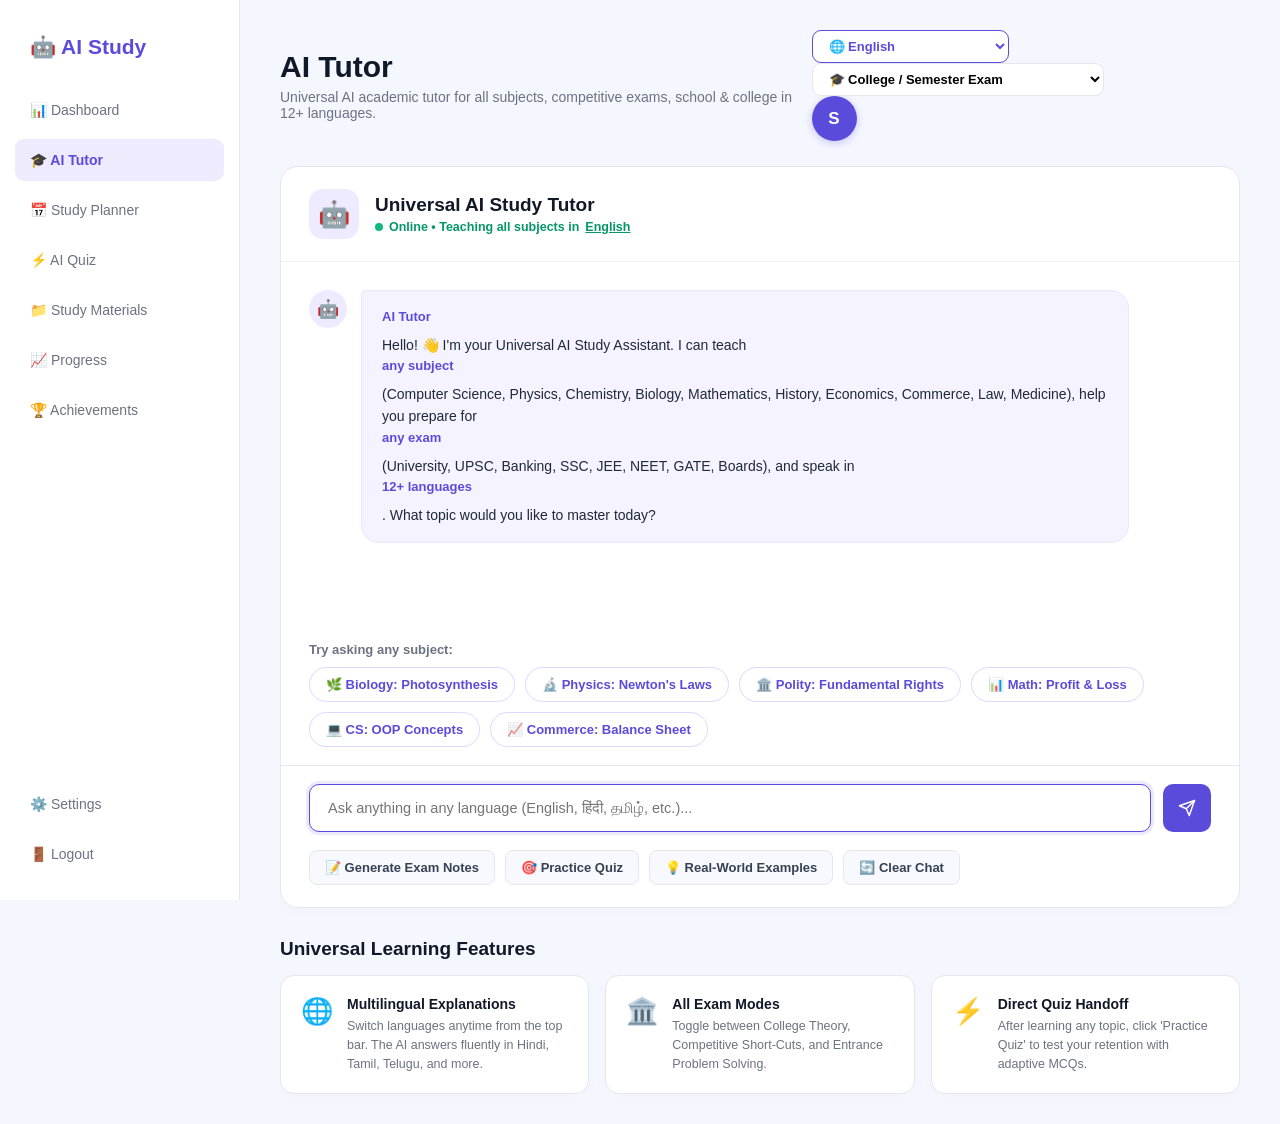
<file: frontend/ai-tutor.html>
<!DOCTYPE html>
<html lang="en">
<head>
    <meta charset="UTF-8">
    <meta name="viewport" content="width=device-width, initial-scale=1.0">
    <title>AI Tutor - All Subjects, Exams &amp; Languages - AI Study Assistant</title>
    <link rel="stylesheet" href="ai-tutor.css">
</head>
<body>
    <!-- SIDEBAR -->
    <aside class="sidebar">
        <div class="logo">&#129302; AI Study</div>
        <nav>
            <a href="dashboard.html">&#128202; Dashboard</a>
            <a href="ai-tutor.html" class="active">&#127891; AI Tutor</a>
            <a href="study-planner.html">&#128197; Study Planner</a>
            <a href="ai-quiz.html">&#9889; AI Quiz</a>
            <a href="study-materials.html">&#128193; Study Materials</a>
            <a href="progress.html">&#128200; Progress</a>
            <a href="achievements.html">&#127942; Achievements</a>
        </nav>
        <div class="sidebar-bottom">
            <a href="settings.html">&#9881;&#65039; Settings</a>
            <a href="index.html" id="logout-link" onclick="logout(); return false;">&#128682; Logout</a>
        </div>
    </aside>
    <main class="main-content">
        <header class="topbar">
            <div>
                <h1>AI Tutor</h1>
                <p>Universal AI academic tutor for all subjects, competitive exams, school &amp; college in 12+ languages.</p>
            </div>
            <div class="topbar-right">
                <!-- LANGUAGE & EXAM SELECTORS IN TOPBAR -->
                <select id="tutor-lang-select" class="form-select" style="padding: 7px 12px; font-size: 13px; font-weight: 600; width: auto; background: white; border: 1.5px solid #5b4bdb; color: #5b4bdb; border-radius: 9px; cursor: pointer;">
                    <option value="English" selected>🌐 English</option>
                    <option value="Hindi">🇮🇳 Hindi (हिंदी)</option>
                    <option value="Tamil">🇮🇳 Tamil (தமிழ்)</option>
                    <option value="Telugu">🇮🇳 Telugu (తెలుగు)</option>
                    <option value="Malayalam">🇮🇳 Malayalam (മലയാളം)</option>
                    <option value="Kannada">🇮🇳 Kannada (ಕನ್ನಡ)</option>
                    <option value="Bengali">🇮🇳 Bengali (বাংলা)</option>
                    <option value="Marathi">🇮🇳 Marathi (मराठी)</option>
                    <option value="Spanish">🇪🇸 Spanish (Español)</option>
                    <option value="French">🇫🇷 French (Français)</option>
                    <option value="German">🇩🇪 German (Deutsch)</option>
                    <option value="Arabic">🇸🇦 Arabic (العربية)</option>
                    <option value="Hinglish">🇮🇳 Hinglish</option>
                </select>

                <select id="tutor-exam-select" class="form-select" style="padding: 7px 12px; font-size: 13px; font-weight: 600; width: auto; background: white; border: 1.5px solid #e5e7eb; border-radius: 9px; cursor: pointer;">
                    <option value="College/University" selected>🎓 College / Semester Exam</option>
                    <option value="UPSC & Civil Services">🏛️ UPSC / Civil Services</option>
                    <option value="Banking & SSC">💼 Banking &amp; SSC (Quant + Reasoning)</option>
                    <option value="JEE & NEET Entrance">🎯 JEE &amp; NEET Entrance</option>
                    <option value="GATE & CAT">📈 GATE &amp; CAT</option>
                    <option value="School Class 6-12">🏫 School Boards (10th/12th)</option>
                    <option value="Placement & Interview">💻 Placement &amp; Coding Interview</option>
                </select>

                <div class="profile-icon" id="profile-icon">👤</div>
            </div>
        </header>

        <!-- TUTOR CHAT CONTAINER -->
        <div class="tutor-container">
            <!-- Chat Header -->
            <div class="chat-header">
                <div class="ai-avatar">&#129302;</div>
                <div>
                    <h2>Universal AI Study Tutor</h2>
                    <p><span class="pulse-dot"></span> Online &bull; Teaching all subjects in <span id="current-lang-badge" style="font-weight: 700; text-decoration: underline;">English</span></p>
                </div>
            </div>

            <!-- Chat Area -->
            <div class="chat-area" id="chat-area">
                <div class="message ai-message">
                    <div class="message-avatar">&#129302;</div>
                    <div class="message-content">
                        <strong>AI Tutor</strong>
                        <p id="welcome-message-text">
                            Hello! &#128075; I'm your Universal AI Study Assistant. I can teach <strong>any subject</strong> (Computer Science, Physics, Chemistry, Biology, Mathematics, History, Economics, Commerce, Law, Medicine), help you prepare for <strong>any exam</strong> (University, UPSC, Banking, SSC, JEE, NEET, GATE, Boards), and speak in <strong>12+ languages</strong>. What topic would you like to master today?
                        </p>
                    </div>
                </div>
            </div>

            <!-- Quick Questions across All Fields -->
            <div class="quick-questions-wrapper">
                <div class="quick-title">Try asking any subject:</div>
                <div class="quick-questions" id="quick-prompts-container">
                    <button type="button" class="quick-question" data-question="Explain photosynthesis and light reaction in plants">🌿 Biology: Photosynthesis</button>
                    <button type="button" class="quick-question" data-question="Explain Newton's laws of motion with real world examples">🔬 Physics: Newton's Laws</button>
                    <button type="button" class="quick-question" data-question="Explain Fundamental Rights under Indian Constitution for UPSC">🏛️ Polity: Fundamental Rights</button>
                    <button type="button" class="quick-question" data-question="Teach me Profit and Loss shortcuts for Banking & SSC exams">📊 Math: Profit &amp; Loss</button>
                    <button type="button" class="quick-question" data-question="Explain Object Oriented Programming pillars with code">💻 CS: OOP Concepts</button>
                    <button type="button" class="quick-question" data-question="Explain double entry accounting and balance sheet">📈 Commerce: Balance Sheet</button>
                </div>
            </div>

            <!-- Input Bar -->
            <div class="input-area">
                <input type="text" id="tutor-input" placeholder="Ask anything in any language (English, हिंदी, தமிழ், etc.)..." autofocus>
                <button type="button" id="send-button" class="send-button" title="Send Question">
                    <svg viewBox="0 0 24 24" fill="none" stroke-width="2" stroke-linecap="round" stroke-linejoin="round">
                        <line x1="22" y1="2" x2="11" y2="13"></line>
                        <polygon points="22 2 15 22 11 13 2 9 22 2"></polygon>
                    </svg>
                </button>
            </div>

            <!-- Bottom Actions -->
            <div class="tutor-actions">
                <button type="button" id="notes-button">&#128221; Generate Exam Notes</button>
                <button type="button" id="quiz-button" onclick="window.location.href='ai-quiz.html'">&#127919; Practice Quiz</button>
                <button type="button" id="examples-button">&#128161; Real-World Examples</button>
                <button type="button" id="clear-button">&#128260; Clear Chat</button>
            </div>
        </div>

        <!-- Learning Tips -->
        <div class="learning-tips">
            <h2>Universal Learning Features</h2>
            <div class="tips-container">
                <div class="tip-card">
                    <span>🌐</span>
                    <div>
                        <h3>Multilingual Explanations</h3>
                        <p>Switch languages anytime from the top bar. The AI answers fluently in Hindi, Tamil, Telugu, and more.</p>
                    </div>
                </div>
                <div class="tip-card">
                    <span>🏛️</span>
                    <div>
                        <h3>All Exam Modes</h3>
                        <p>Toggle between College Theory, Competitive Short-Cuts, and Entrance Problem Solving.</p>
                    </div>
                </div>
                <div class="tip-card">
                    <span>⚡</span>
                    <div>
                        <h3>Direct Quiz Handoff</h3>
                        <p>After learning any topic, click 'Practice Quiz' to test your retention with adaptive MCQs.</p>
                    </div>
                </div>
            </div>
        </div>
    </main>

    <script src="ai-tutor.js"></script>
</body>
</html>
</file>
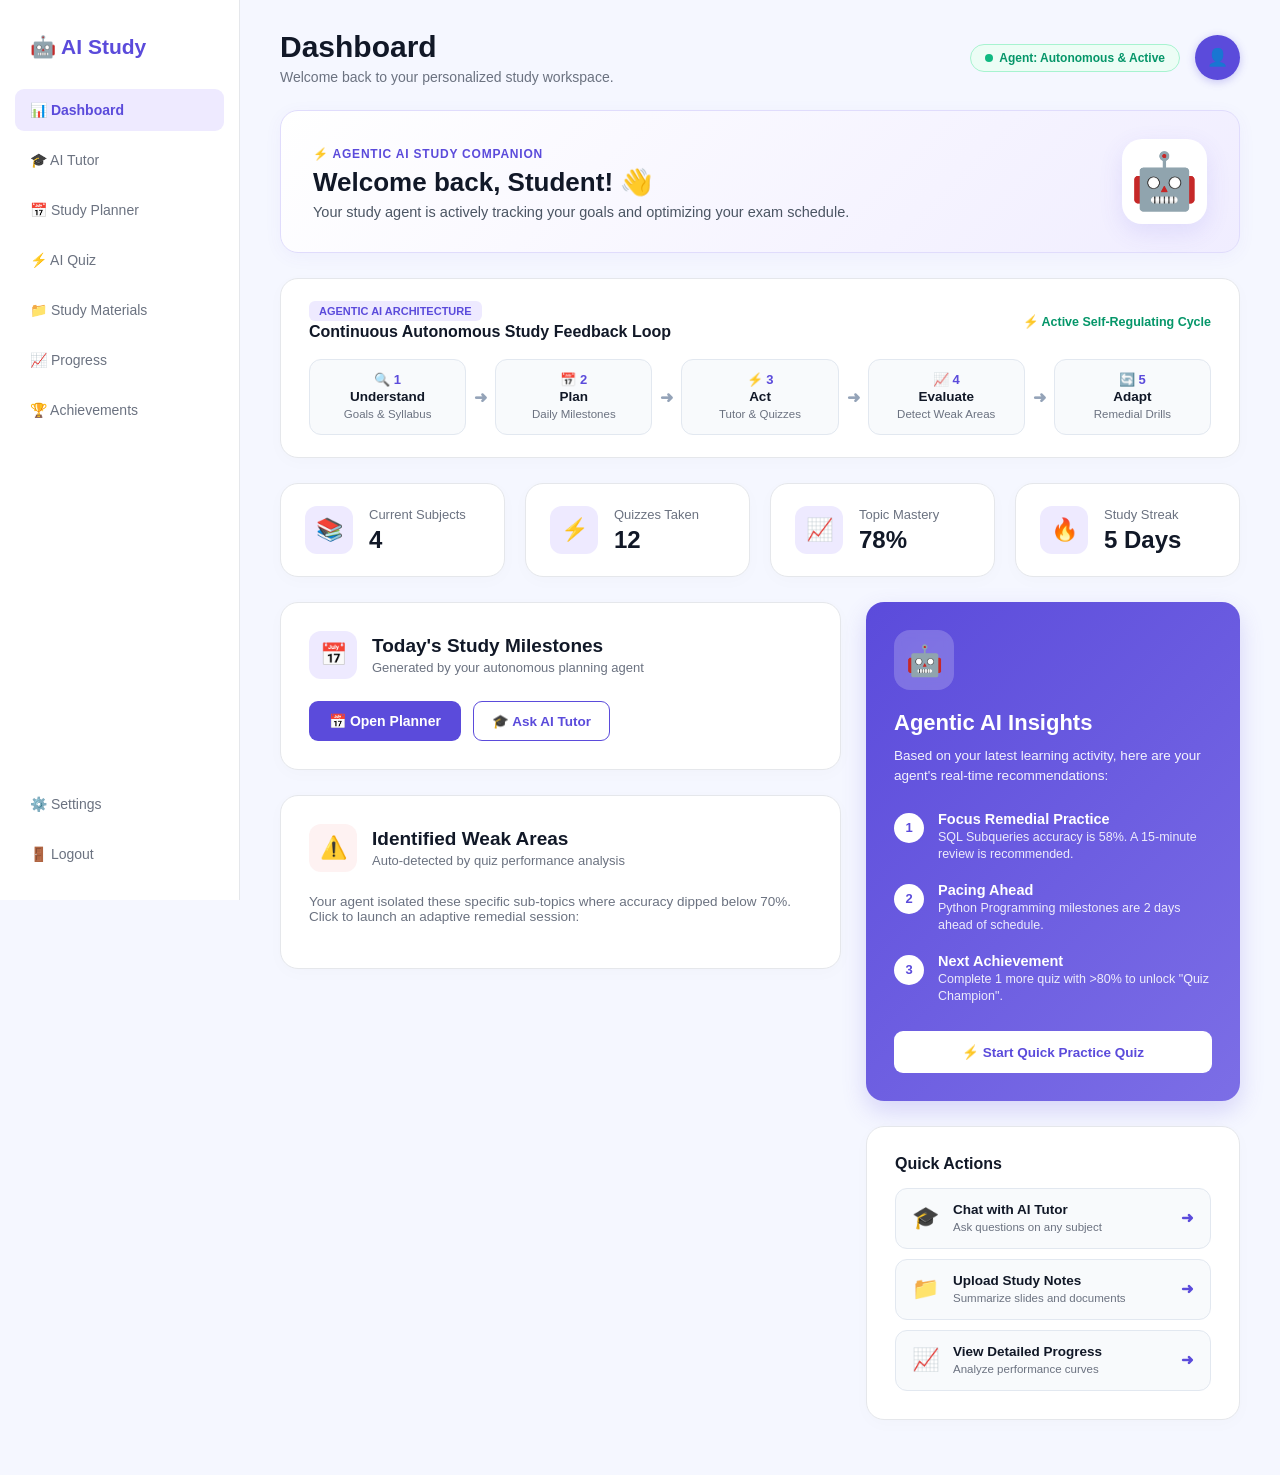
<file: frontend/dashboard.html>
<!DOCTYPE html>
<html lang="en">
<head>
    <meta charset="UTF-8">
    <meta name="viewport" content="width=device-width, initial-scale=1.0">
    <title>Dashboard - AI Study Assistant</title>
    <link rel="stylesheet" href="dashboard.css">
</head>
<body>
    <!-- SIDEBAR -->
    <aside class="sidebar">
        <div class="logo">&#129302; AI Study</div>
        <nav>
            <a href="dashboard.html" class="active">&#128202; Dashboard</a>
            <a href="ai-tutor.html">&#127891; AI Tutor</a>
            <a href="study-planner.html">&#128197; Study Planner</a>
            <a href="ai-quiz.html">&#9889; AI Quiz</a>
            <a href="study-materials.html">&#128193; Study Materials</a>
            <a href="progress.html">&#128200; Progress</a>
            <a href="achievements.html">&#127942; Achievements</a>
        </nav>
        <div class="sidebar-bottom">
            <a href="settings.html">&#9881;&#65039; Settings</a>
            <a href="index.html" id="logout-link" onclick="logout(); return false;">&#128682; Logout</a>
        </div>
    </aside>
    <main class="main-content">
        <header class="topbar">
            <div>
                <h1>Dashboard</h1>
                <p>Welcome back to your personalized study workspace.</p>
            </div>
            <div class="topbar-right">
                <div class="agent-badge">
                    <span class="dot"></span>
                    <span>Agent: Autonomous & Active</span>
                </div>
                <div class="profile-icon" id="profile-icon">👤</div>
            </div>
        </header>

        <!-- WELCOME BANNER -->
        <section class="welcome-card">
            <div>
                <span class="welcome-badge">&#9889; AGENTIC AI STUDY COMPANION</span>
                <h2>Welcome back, <span id="student-name">Student</span>! &#128075;</h2>
                <p id="student-goal">Your study agent is actively tracking your goals and optimizing your exam schedule.</p>
            </div>
            <div class="welcome-robot">&#129302;</div>
        </section>

        <!-- AUTONOMOUS AGENT LOOP BANNER -->
        <section class="loop-card">
            <div class="loop-header">
                <div>
                    <span class="loop-badge">Agentic AI Architecture</span>
                    <h3>Continuous Autonomous Study Feedback Loop</h3>
                </div>
                <span class="loop-status">&#9889; Active Self-Regulating Cycle</span>
            </div>
            <div class="loop-steps">
                <div class="loop-step">
                    <span class="step-num">&#128269; 1</span>
                    <strong>Understand</strong>
                    <small>Goals & Syllabus</small>
                </div>
                <div class="loop-arrow">&#10140;</div>
                <div class="loop-step">
                    <span class="step-num">&#128197; 2</span>
                    <strong>Plan</strong>
                    <small>Daily Milestones</small>
                </div>
                <div class="loop-arrow">&#10140;</div>
                <div class="loop-step">
                    <span class="step-num">&#9889; 3</span>
                    <strong>Act</strong>
                    <small>Tutor & Quizzes</small>
                </div>
                <div class="loop-arrow">&#10140;</div>
                <div class="loop-step">
                    <span class="step-num">&#128200; 4</span>
                    <strong>Evaluate</strong>
                    <small>Detect Weak Areas</small>
                </div>
                <div class="loop-arrow">&#10140;</div>
                <div class="loop-step">
                    <span class="step-num">&#128260; 5</span>
                    <strong>Adapt</strong>
                    <small>Remedial Drills</small>
                </div>
            </div>
        </section>

        <!-- STATS GRID -->
        <section class="stats-grid">
            <div class="stat-card">
                <div class="stat-icon">&#128218;</div>
                <div class="stat-info">
                    <p>Current Subjects</p>
                    <h3 id="stat-subjects">4</h3>
                </div>
            </div>
            <div class="stat-card">
                <div class="stat-icon">&#9889;</div>
                <div class="stat-info">
                    <p>Quizzes Taken</p>
                    <h3 id="stat-quizzes">12</h3>
                </div>
            </div>
            <div class="stat-card">
                <div class="stat-icon">&#128200;</div>
                <div class="stat-info">
                    <p>Topic Mastery</p>
                    <h3 id="stat-mastery">78%</h3>
                </div>
            </div>
            <div class="stat-card">
                <div class="stat-icon">&#128293;</div>
                <div class="stat-info">
                    <p>Study Streak</p>
                    <h3 id="stat-streak">5 Days</h3>
                </div>
            </div>
        </section>

        <!-- 2-COLUMN MAIN SECTION -->
        <div class="two-column-layout">
            <div class="col-left">
                <!-- STUDY PLAN CARD -->
                <div class="app-card">
                    <div class="card-title">
                        <div class="title-icon">&#128197;</div>
                        <div>
                            <h2>Today's Study Milestones</h2>
                            <p>Generated by your autonomous planning agent</p>
                        </div>
                    </div>
                    <div id="plan-tasks-list">
                        <!-- Tasks populated dynamically -->
                    </div>
                    <div style="margin-top: 20px; display: flex; gap: 12px;">
                        <a href="study-planner.html" class="primary-button">&#128197; Open Planner</a>
                        <a href="ai-tutor.html" class="secondary-button">&#127891; Ask AI Tutor</a>
                    </div>
                </div>

                <!-- WEAK AREAS CARD -->
                <div class="app-card">
                    <div class="card-title">
                        <div class="title-icon" style="background: #fef2f2; color: #dc2626;">&#9888;&#65039;</div>
                        <div>
                            <h2>Identified Weak Areas</h2>
                            <p>Auto-detected by quiz performance analysis</p>
                        </div>
                    </div>
                    <p style="font-size: 13.5px; color: #6b7280; margin-bottom: 16px;">
                        Your agent isolated these specific sub-topics where accuracy dipped below 70%. Click to launch an adaptive remedial session:
                    </p>
                    <div id="weak-areas-list">
                        <!-- Weak topics populated dynamically -->
                    </div>
                </div>
            </div>

            <div class="col-right">
                <!-- PURPLE GRADIENT CARD -->
                <div class="info-card">
                    <div class="ai-icon-large">&#129302;</div>
                    <h2>Agentic AI Insights</h2>
                    <p>Based on your latest learning activity, here are your agent's real-time recommendations:</p>
                    <div class="ai-steps">
                        <div class="step">
                            <span>1</span>
                            <div>
                                <h4>Focus Remedial Practice</h4>
                                <p>SQL Subqueries accuracy is 58%. A 15-minute review is recommended.</p>
                            </div>
                        </div>
                        <div class="step">
                            <span>2</span>
                            <div>
                                <h4>Pacing Ahead</h4>
                                <p>Python Programming milestones are 2 days ahead of schedule.</p>
                            </div>
                        </div>
                        <div class="step">
                            <span>3</span>
                            <div>
                                <h4>Next Achievement</h4>
                                <p>Complete 1 more quiz with &gt;80% to unlock "Quiz Champion".</p>
                            </div>
                        </div>
                    </div>
                    <div style="margin-top: 25px;">
                        <a href="ai-quiz.html" class="secondary-button" style="background: white; color: #5b4bdb; border: none; font-weight: 700; width: 100%; justify-content: center; padding: 13px;">&#9889; Start Quick Practice Quiz</a>
                    </div>
                </div>

                <!-- QUICK ACTIONS CARD -->
                <div class="app-card">
                    <h3 style="font-size: 16px; font-weight: 700; margin-bottom: 15px; color: #111827;">Quick Actions</h3>
                    <div class="quick-links">
                        <a href="ai-tutor.html" class="quick-link-item">
                            <span class="ql-icon">&#127891;</span>
                            <div>
                                <strong>Chat with AI Tutor</strong>
                                <small>Ask questions on any subject</small>
                            </div>
                            <span class="ql-arrow">&#10140;</span>
                        </a>
                        <a href="study-materials.html" class="quick-link-item">
                            <span class="ql-icon">&#128193;</span>
                            <div>
                                <strong>Upload Study Notes</strong>
                                <small>Summarize slides and documents</small>
                            </div>
                            <span class="ql-arrow">&#10140;</span>
                        </a>
                        <a href="progress.html" class="quick-link-item">
                            <span class="ql-icon">&#128200;</span>
                            <div>
                                <strong>View Detailed Progress</strong>
                                <small>Analyze performance curves</small>
                            </div>
                            <span class="ql-arrow">&#10140;</span>
                        </a>
                    </div>
                </div>
            </div>
        </div>
    </main>

    <script src="dashboard.js"></script>
</body>
</html>
</file>
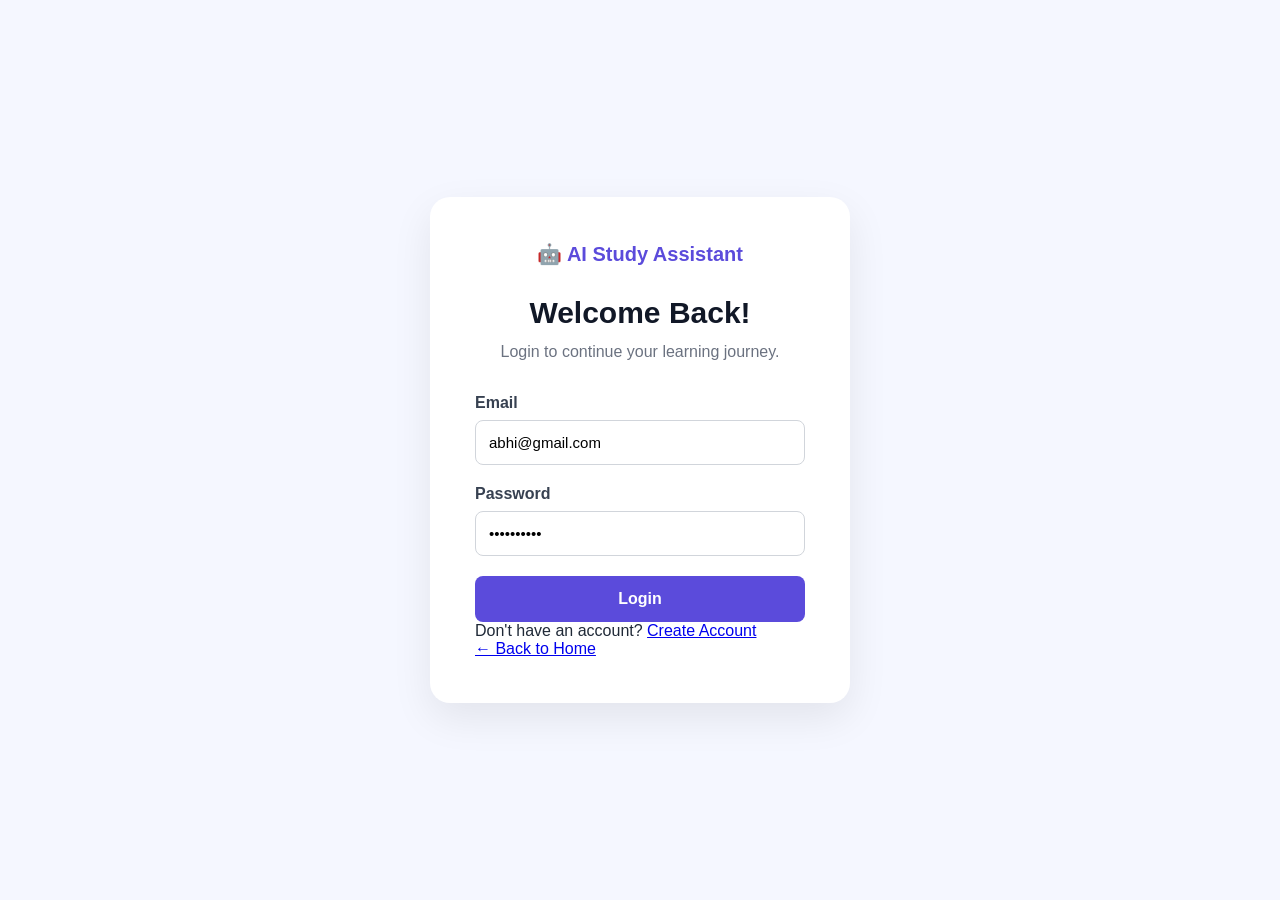
<file: frontend/login.html>
<!DOCTYPE html>
<html lang="en">
<head>
    <meta charset="UTF-8">
    <meta name="viewport" content="width=device-width, initial-scale=1.0">
    <title>Login - AI Study Assistant</title>
    <link rel="stylesheet" href="login.css">
</head>
<body>
    <div class="login-container">
        <div class="login-box">
            <div class="logo">
                &#129302; AI Study Assistant
            </div>
            <h1>Welcome Back!</h1>
            <p class="subtitle">
                Login to continue your learning journey.
            </p>
            <form id="login-form">
                <label for="email">Email</label>
                <input type="email" id="email" placeholder="student@college.edu" value="abhi@gmail.com" required>

                <label for="password">Password</label>
                <input type="password" id="password" placeholder="********" value="student123" required>

                <button type="submit" class="login-button">Login</button>
                <div id="login-status" class="login-status"></div>
            </form>
            <p class="bottom-text">
                Don't have an account? <a href="register.html">Create Account</a>
            </p>
            <a href="index.html" class="back-link">&larr; Back to Home</a>
        </div>
    </div>
    <script src="login.js"></script>
</body>
</html>
</file>
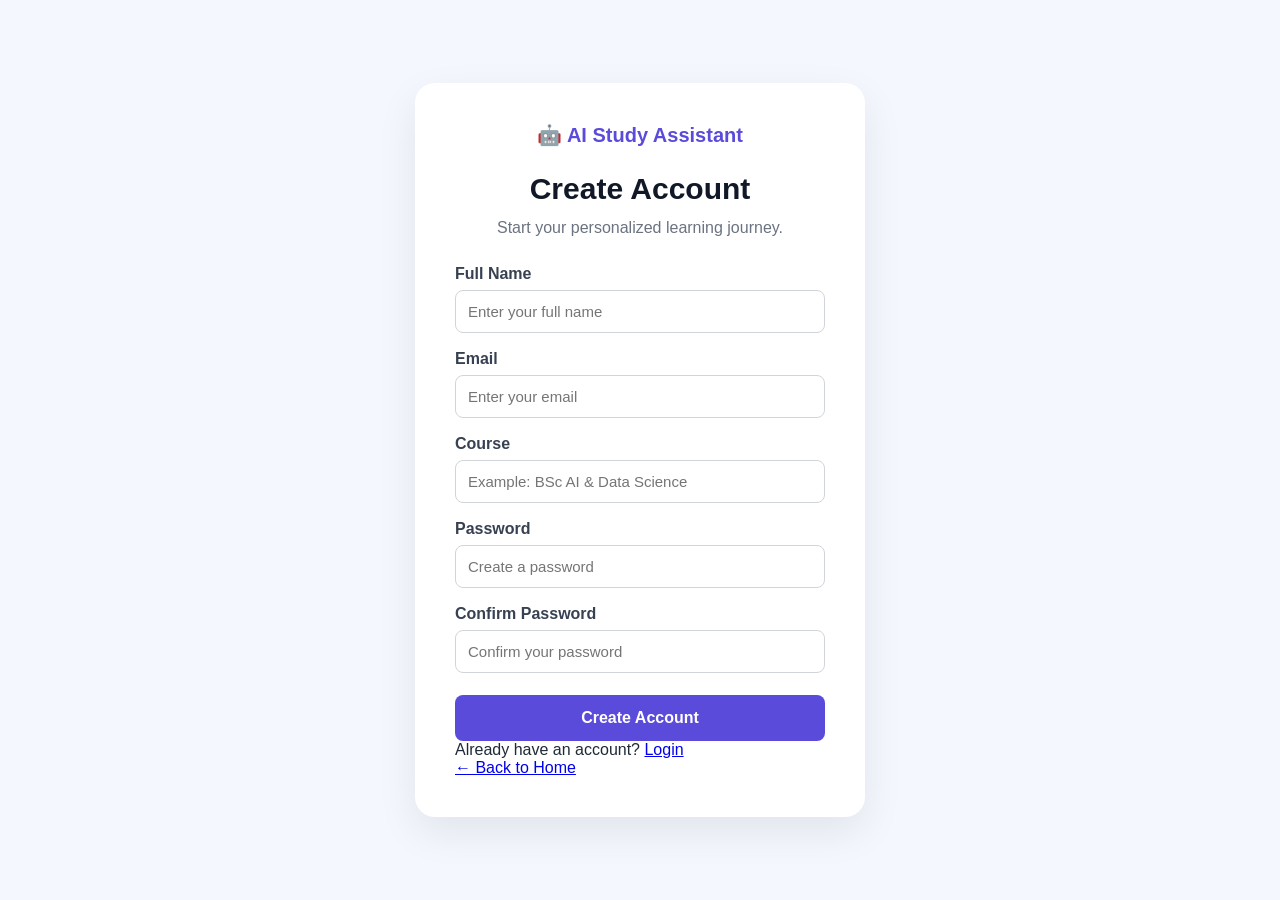
<file: frontend/register.html>
<!DOCTYPE html>
<html lang="en">
<head>
    <meta charset="UTF-8">
    <meta name="viewport" content="width=device-width, initial-scale=1.0">
    <title>Register - AI Study Assistant</title>
    <link rel="stylesheet" href="register.css">
</head>
<body>
    <div class="register-container">
        <div class="register-box">
            <div class="logo">
                &#129302; AI Study Assistant
            </div>
            <h1>Create Account</h1>
            <p class="subtitle">
                Start your personalized learning journey.
            </p>
            <form id="register-form">
                <label for="name">Full Name</label>
                <input type="text" id="name" placeholder="Enter your full name" required>

                <label for="email">Email</label>
                <input type="email" id="email" placeholder="Enter your email" required>

                <label for="course">Course</label>
                <input type="text" id="course" placeholder="Example: BSc AI & Data Science" required>

                <label for="password">Password</label>
                <input type="password" id="password" placeholder="Create a password" required>

                <label for="confirm-password">Confirm Password</label>
                <input type="password" id="confirm-password" placeholder="Confirm your password" required>

                <button type="submit" class="register-button">Create Account</button>
                <div id="register-status" class="register-status"></div>
            </form>
            <p class="bottom-text">
                Already have an account? <a href="login.html">Login</a>
            </p>
            <a href="index.html" class="back-link">&larr; Back to Home</a>
        </div>
    </div>
    <script src="register.js"></script>
</body>
</html>
</file>
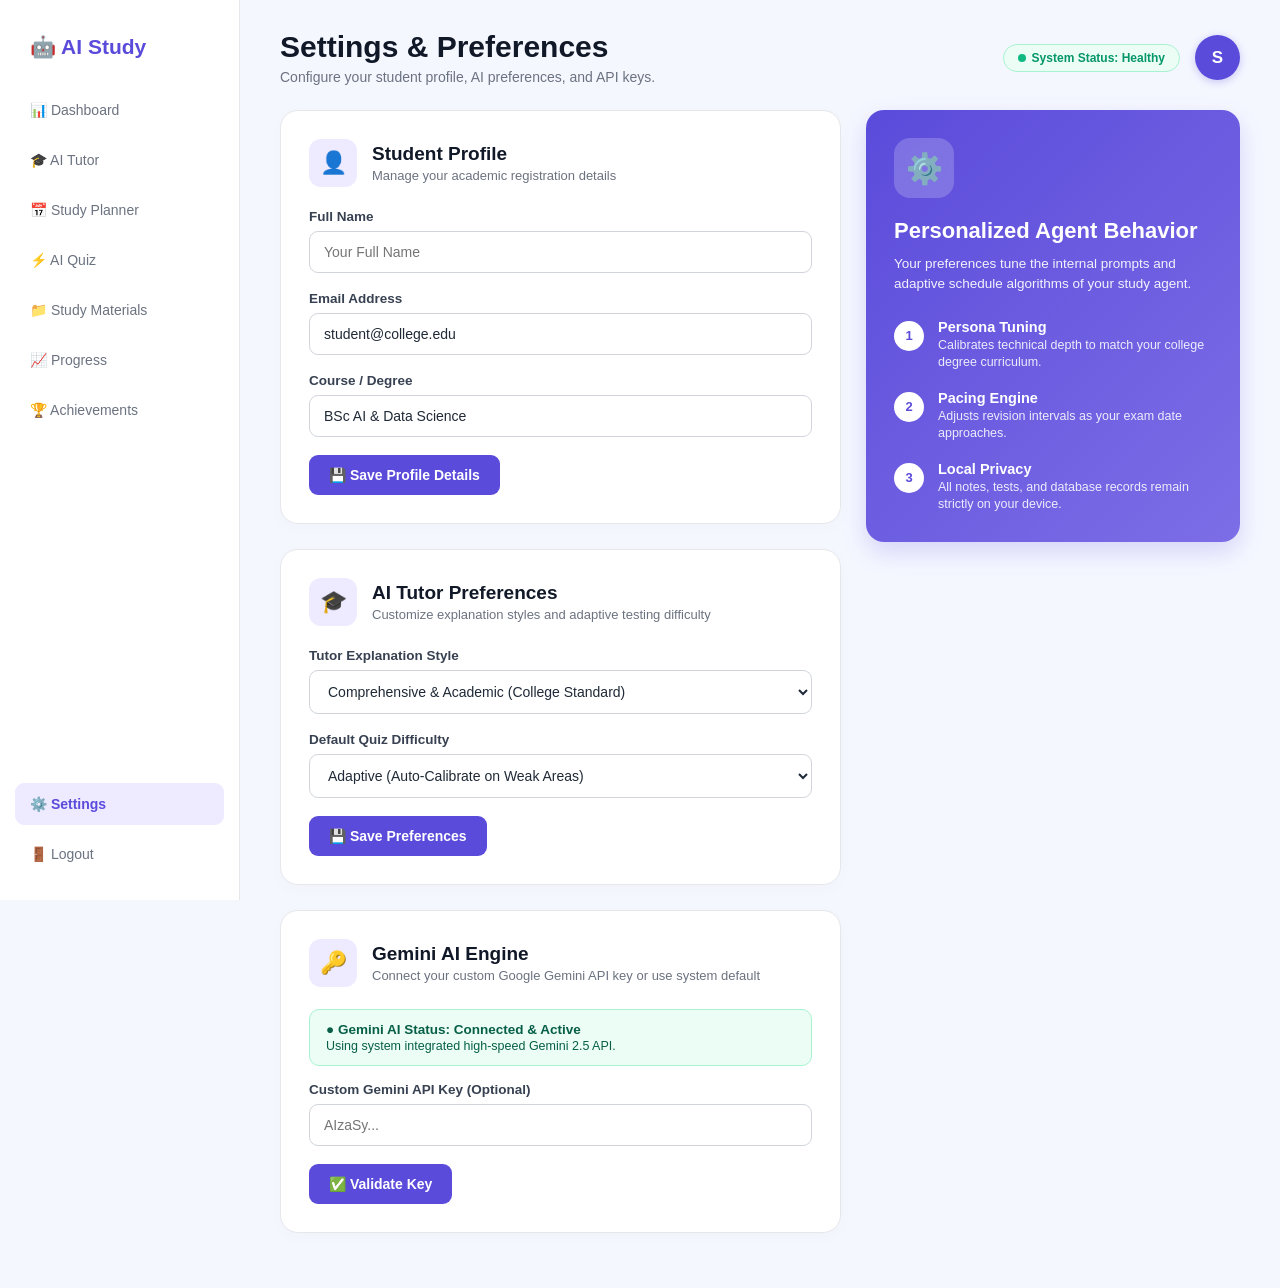
<file: frontend/settings.html>
<!DOCTYPE html>
<html lang="en">
<head>
    <meta charset="UTF-8">
    <meta name="viewport" content="width=device-width, initial-scale=1.0">
    <title>Settings - AI Study Assistant</title>
    <link rel="stylesheet" href="settings.css">
</head>
<body>
    <!-- SIDEBAR -->
    <aside class="sidebar">
        <div class="logo">&#129302; AI Study</div>
        <nav>
            <a href="dashboard.html">&#128202; Dashboard</a>
            <a href="ai-tutor.html">&#127891; AI Tutor</a>
            <a href="study-planner.html">&#128197; Study Planner</a>
            <a href="ai-quiz.html">&#9889; AI Quiz</a>
            <a href="study-materials.html">&#128193; Study Materials</a>
            <a href="progress.html">&#128200; Progress</a>
            <a href="achievements.html">&#127942; Achievements</a>
        </nav>
        <div class="sidebar-bottom">
            <a href="settings.html" class="active">&#9881;&#65039; Settings</a>
            <a href="index.html" id="logout-link" onclick="logout(); return false;">&#128682; Logout</a>
        </div>
    </aside>
    <main class="main-content">
        <header class="topbar">
            <div>
                <h1>Settings &amp; Preferences</h1>
                <p>Configure your student profile, AI preferences, and API keys.</p>
            </div>
            <div class="topbar-right">
                <div class="agent-badge">
                    <span class="dot"></span>
                    <span>System Status: Healthy</span>
                </div>
                <div class="profile-icon" id="profile-icon">👤</div>
            </div>
        </header>

        <div class="two-column-layout">
            <div class="col-left">
                <!-- PROFILE CARD -->
                <div class="app-card">
                    <div class="card-title">
                        <div class="title-icon">&#128100;</div>
                        <div>
                            <h2>Student Profile</h2>
                            <p>Manage your academic registration details</p>
                        </div>
                    </div>

                    <form id="profile-form">
                        <div class="form-group">
                            <label for="settings-name">Full Name</label>
                            <input type="text" id="settings-name" class="form-input" placeholder="Your Full Name">
                        </div>

                        <div class="form-group">
                            <label for="settings-email">Email Address</label>
                            <input type="email" id="settings-email" class="form-input" value="student@college.edu">
                        </div>

                        <div class="form-group">
                            <label for="settings-course">Course / Degree</label>
                            <input type="text" id="settings-course" class="form-input" value="BSc AI &amp; Data Science">
                        </div>

                        <button type="submit" class="primary-button">&#128190; Save Profile Details</button>
                    </form>
                </div>

                <!-- AI TUTOR & LEARNING PREFERENCES -->
                <div class="app-card">
                    <div class="card-title">
                        <div class="title-icon">&#127891;</div>
                        <div>
                            <h2>AI Tutor Preferences</h2>
                            <p>Customize explanation styles and adaptive testing difficulty</p>
                        </div>
                    </div>

                    <form id="ai-prefs-form">
                        <div class="form-group">
                            <label for="pref-style">Tutor Explanation Style</label>
                            <select id="pref-style" class="form-select">
                                <option value="intuitive">Intuitive &amp; Simple (Beginner Friendly)</option>
                                <option value="academic" selected>Comprehensive &amp; Academic (College Standard)</option>
                                <option value="concise">Bullet Points &amp; Formulas (Exam Revision)</option>
                            </select>
                        </div>

                        <div class="form-group">
                            <label for="pref-quiz">Default Quiz Difficulty</label>
                            <select id="pref-quiz" class="form-select">
                                <option value="adaptive" selected>Adaptive (Auto-Calibrate on Weak Areas)</option>
                                <option value="beginner">Beginner</option>
                                <option value="intermediate">Intermediate</option>
                                <option value="advanced">Advanced</option>
                            </select>
                        </div>

                        <button type="submit" class="primary-button">&#128190; Save Preferences</button>
                    </form>
                </div>

                <!-- API KEY CONFIGURATION -->
                <div class="app-card">
                    <div class="card-title">
                        <div class="title-icon">&#128273;</div>
                        <div>
                            <h2>Gemini AI Engine</h2>
                            <p>Connect your custom Google Gemini API key or use system default</p>
                        </div>
                    </div>

                    <div style="background: #ecfdf5; border: 1px solid #a7f3d0; border-radius: 10px; padding: 12px 16px; margin-bottom: 16px; font-size: 13.5px; color: #065f46;">
                        <strong>&#9679; Gemini AI Status: Connected &amp; Active</strong>
                        <p style="margin-top: 2px; font-size: 12.5px;">Using system integrated high-speed Gemini 2.5 API.</p>
                    </div>

                    <div class="form-group">
                        <label for="custom-key">Custom Gemini API Key (Optional)</label>
                        <input type="password" id="custom-key" class="form-input" placeholder="AIzaSy...">
                    </div>

                    <button type="button" onclick="alert('API Key validated and saved successfully!')" class="primary-button">&#9989; Validate Key</button>
                </div>
            </div>

            <div class="col-right">
                <!-- PURPLE GRADIENT CARD -->
                <div class="info-card">
                    <div class="ai-icon-large">&#9881;&#65039;</div>
                    <h2>Personalized Agent Behavior</h2>
                    <p>Your preferences tune the internal prompts and adaptive schedule algorithms of your study agent.</p>
                    <div class="ai-steps">
                        <div class="step">
                            <span>1</span>
                            <div>
                                <h4>Persona Tuning</h4>
                                <p>Calibrates technical depth to match your college degree curriculum.</p>
                            </div>
                        </div>
                        <div class="step">
                            <span>2</span>
                            <div>
                                <h4>Pacing Engine</h4>
                                <p>Adjusts revision intervals as your exam date approaches.</p>
                            </div>
                        </div>
                        <div class="step">
                            <span>3</span>
                            <div>
                                <h4>Local Privacy</h4>
                                <p>All notes, tests, and database records remain strictly on your device.</p>
                            </div>
                        </div>
                    </div>
                </div>
            </div>
        </div>
    </main>

    <script src="settings.js"></script>
</body>
</html>
</file>
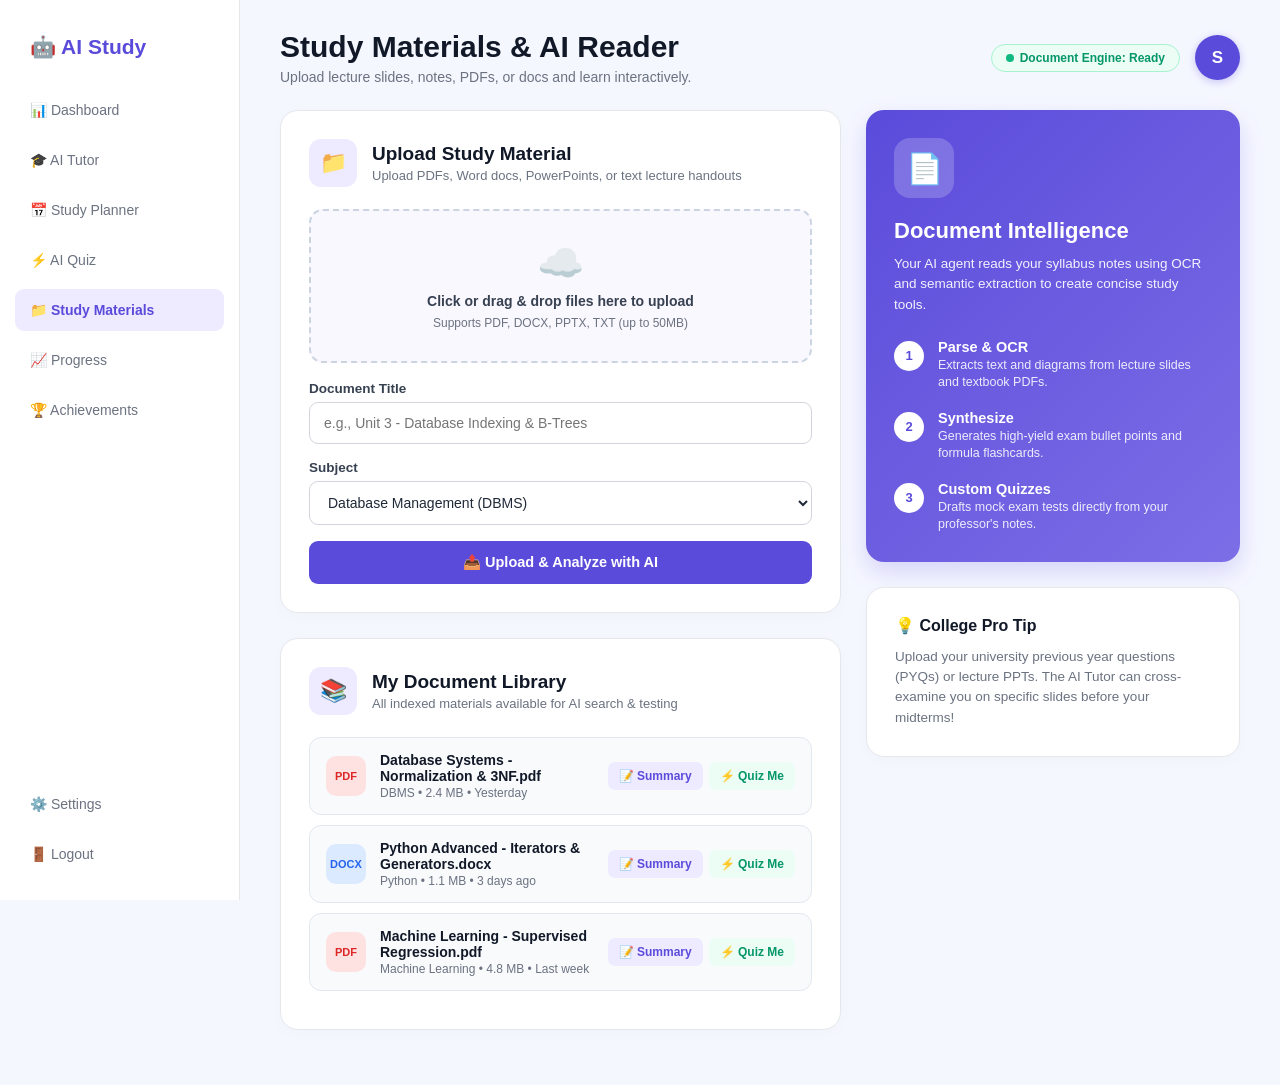
<file: frontend/study-materials.html>
<!DOCTYPE html>
<html lang="en">
<head>
    <meta charset="UTF-8">
    <meta name="viewport" content="width=device-width, initial-scale=1.0">
    <title>Study Materials - AI Study Assistant</title>
    <link rel="stylesheet" href="study-materials.css">
</head>
<body>
    <!-- SIDEBAR -->
    <aside class="sidebar">
        <div class="logo">&#129302; AI Study</div>
        <nav>
            <a href="dashboard.html">&#128202; Dashboard</a>
            <a href="ai-tutor.html">&#127891; AI Tutor</a>
            <a href="study-planner.html">&#128197; Study Planner</a>
            <a href="ai-quiz.html">&#9889; AI Quiz</a>
            <a href="study-materials.html" class="active">&#128193; Study Materials</a>
            <a href="progress.html">&#128200; Progress</a>
            <a href="achievements.html">&#127942; Achievements</a>
        </nav>
        <div class="sidebar-bottom">
            <a href="settings.html">&#9881;&#65039; Settings</a>
            <a href="index.html" id="logout-link" onclick="logout(); return false;">&#128682; Logout</a>
        </div>
    </aside>
    <main class="main-content">
        <header class="topbar">
            <div>
                <h1>Study Materials & AI Reader</h1>
                <p>Upload lecture slides, notes, PDFs, or docs and learn interactively.</p>
            </div>
            <div class="topbar-right">
                <div class="agent-badge">
                    <span class="dot"></span>
                    <span>Document Engine: Ready</span>
                </div>
                <div class="profile-icon" id="profile-icon">👤</div>
            </div>
        </header>

        <div class="two-column-layout">
            <div class="col-left">
                <!-- UPLOAD CARD -->
                <div class="app-card">
                    <div class="card-title">
                        <div class="title-icon">&#128193;</div>
                        <div>
                            <h2>Upload Study Material</h2>
                            <p>Upload PDFs, Word docs, PowerPoints, or text lecture handouts</p>
                        </div>
                    </div>

                    <form id="upload-form">
                        <div class="dropzone" id="dropzone" onclick="document.getElementById('file-input').click()">
                            <div class="dropzone-icon">&#9729;&#65039;</div>
                            <p id="drop-label">Click or drag &amp; drop files here to upload</p>
                            <small>Supports PDF, DOCX, PPTX, TXT (up to 50MB)</small>
                            <input type="file" id="file-input" style="display: none;" accept=".pdf,.docx,.pptx,.txt">
                        </div>

                        <div class="form-group">
                            <label for="doc-title">Document Title</label>
                            <input type="text" id="doc-title" class="form-input" placeholder="e.g., Unit 3 - Database Indexing & B-Trees">
                        </div>

                        <div class="form-group">
                            <label for="doc-subject">Subject</label>
                            <select id="doc-subject" class="form-select">
                                <option value="Database Management (DBMS)">Database Management (DBMS)</option>
                                <option value="Python Programming">Python Programming</option>
                                <option value="Machine Learning">Machine Learning</option>
                                <option value="Data Structures & Algorithms">Data Structures & Algorithms</option>
                                <option value="Computer Networks">Computer Networks</option>
                            </select>
                        </div>

                        <button type="submit" id="upload-btn" class="primary-button">&#128228; Upload &amp; Analyze with AI</button>
                    </form>
                </div>

                <!-- DOCUMENT VIEWER / SUMMARY -->
                <div class="app-card" id="summary-card" style="display: none;">
                    <div class="card-title">
                        <div class="title-icon">&#129302;</div>
                        <div>
                            <h2 id="summary-title">AI Summary &amp; Key Concepts</h2>
                            <p id="summary-meta">Extracted definitions and exam formulas</p>
                        </div>
                    </div>
                    <div class="viewer-card" id="summary-content" style="display: block;">
                        <!-- AI Generated summary populated here -->
                    </div>
                </div>

                <!-- DOCUMENT LIBRARY -->
                <div class="app-card">
                    <div class="card-title">
                        <div class="title-icon">&#128218;</div>
                        <div>
                            <h2>My Document Library</h2>
                            <p>All indexed materials available for AI search &amp; testing</p>
                        </div>
                    </div>
                    <div id="materials-list">
                        <!-- Documents populated dynamically -->
                    </div>
                </div>
            </div>

            <div class="col-right">
                <!-- PURPLE GRADIENT CARD -->
                <div class="info-card">
                    <div class="ai-icon-large">&#128196;</div>
                    <h2>Document Intelligence</h2>
                    <p>Your AI agent reads your syllabus notes using OCR and semantic extraction to create concise study tools.</p>
                    <div class="ai-steps">
                        <div class="step">
                            <span>1</span>
                            <div>
                                <h4>Parse &amp; OCR</h4>
                                <p>Extracts text and diagrams from lecture slides and textbook PDFs.</p>
                            </div>
                        </div>
                        <div class="step">
                            <span>2</span>
                            <div>
                                <h4>Synthesize</h4>
                                <p>Generates high-yield exam bullet points and formula flashcards.</p>
                            </div>
                        </div>
                        <div class="step">
                            <span>3</span>
                            <div>
                                <h4>Custom Quizzes</h4>
                                <p>Drafts mock exam tests directly from your professor's notes.</p>
                            </div>
                        </div>
                    </div>
                </div>

                <!-- QUICK TIP CARD -->
                <div class="app-card">
                    <h3 style="font-size: 16px; font-weight: 700; margin-bottom: 12px; color: #111827;">&#128161; College Pro Tip</h3>
                    <p style="font-size: 13.5px; color: #6b7280; line-height: 1.5;">
                        Upload your university previous year questions (PYQs) or lecture PPTs. The AI Tutor can cross-examine you on specific slides before your midterms!
                    </p>
                </div>
            </div>
        </div>
    </main>

    <script src="study-materials.js"></script>
</body>
</html>
</file>
<file: frontend/style.css>
/* ============================================================
   AI STUDY ASSISTANT - MODERN DESIGN SYSTEM (STYLE.CSS)
   ============================================================ */

:root {
    --primary: #5b4bdb;
    --primary-hover: #4839c4;
    --primary-light: #eeeaff;
    --primary-gradient: linear-gradient(135deg, #6366f1 0%, #4f46e5 50%, #4338ca 100%);
    --accent-gradient: linear-gradient(135deg, #0ea5e9 0%, #6366f1 100%);
    --bg-page: #f8fafc;
    --bg-card: #ffffff;
    --bg-subtle: #f1f5f9;
    --text-main: #0f172a;
    --text-muted: #64748b;
    --text-light: #94a3b8;
    --border-light: #e2e8f0;
    --border-hover: #cbd5e1;
    --shadow-sm: 0 1px 3px rgba(0, 0, 0, 0.05);
    --shadow-md: 0 4px 6px -1px rgba(0, 0, 0, 0.08), 0 2px 4px -2px rgba(0, 0, 0, 0.04);
    --shadow-lg: 0 10px 15px -3px rgba(0, 0, 0, 0.08), 0 4px 6px -4px rgba(0, 0, 0, 0.03);
    --shadow-xl: 0 20px 25px -5px rgba(0, 0, 0, 0.1), 0 8px 10px -6px rgba(0, 0, 0, 0.05);
    --radius-sm: 8px;
    --radius-md: 12px;
    --radius-lg: 18px;
    --radius-full: 9999px;
}

* {
    margin: 0;
    padding: 0;
    box-sizing: border-box;
}

html {
    scroll-behavior: smooth;
}

body {
    font-family: 'Plus Jakarta Sans', -apple-system, BlinkMacSystemFont, 'Segoe UI', Roboto, sans-serif;
    background-color: var(--bg-page);
    color: var(--text-main);
    line-height: 1.6;
    overflow-x: hidden;
    -webkit-font-smoothing: antialiased;
}

/* ============================================================
   TYPOGRAPHY & GLOBAL STYLES
   ============================================================ */

h1, h2, h3, h4, h5, h6 {
    font-family: 'Outfit', sans-serif;
    font-weight: 700;
    color: var(--text-main);
    line-height: 1.25;
}

a {
    color: inherit;
    text-decoration: none;
    transition: all 0.2s ease;
}

.gradient-text {
    background: linear-gradient(135deg, #4f46e5 0%, #06b6d4 100%);
    -webkit-background-clip: text;
    -webkit-text-fill-color: transparent;
}

/* ============================================================
   BUTTONS
   ============================================================ */

.btn {
    display: inline-flex;
    align-items: center;
    justify-content: center;
    gap: 8px;
    font-family: 'Plus Jakarta Sans', sans-serif;
    font-weight: 600;
    font-size: 14px;
    padding: 10px 20px;
    border-radius: var(--radius-sm);
    cursor: pointer;
    border: 1px solid transparent;
    transition: all 0.2s cubic-bezier(0.4, 0, 0.2, 1);
    white-space: nowrap;
}

.btn-primary {
    background: var(--primary);
    color: #ffffff;
    box-shadow: 0 4px 14px rgba(91, 75, 219, 0.35);
}

.btn-primary:hover {
    background: var(--primary-hover);
    transform: translateY(-2px);
    box-shadow: 0 6px 20px rgba(91, 75, 219, 0.45);
}

.btn-secondary {
    background: #ffffff;
    color: var(--text-main);
    border: 1px solid var(--border-light);
    box-shadow: var(--shadow-sm);
}

.btn-secondary:hover {
    background: #f8fafc;
    border-color: var(--border-hover);
    transform: translateY(-2px);
    box-shadow: var(--shadow-md);
}

.btn-outline {
    background: transparent;
    color: var(--text-main);
    border: 1px solid var(--border-light);
}

.btn-outline:hover {
    background: var(--primary-light);
    color: var(--primary);
    border-color: var(--primary);
}

.btn-ghost {
    background: transparent;
    color: var(--text-muted);
}

.btn-ghost:hover {
    color: var(--primary);
}

.btn-white {
    background: #ffffff;
    color: var(--primary);
    font-weight: 700;
    box-shadow: 0 6px 20px rgba(0, 0, 0, 0.15);
}

.btn-white:hover {
    background: #f8fafc;
    transform: translateY(-2px);
}

.btn-outline-white {
    background: transparent;
    color: #ffffff;
    border: 1px solid rgba(255, 255, 255, 0.4);
}

.btn-outline-white:hover {
    background: rgba(255, 255, 255, 0.1);
    border-color: #ffffff;
}

.btn-lg {
    padding: 14px 28px;
    font-size: 16px;
    border-radius: var(--radius-md);
}

/* ============================================================
   NAVIGATION
   ============================================================ */

.navbar-wrapper {
    position: sticky;
    top: 0;
    z-index: 1000;
    background: rgba(255, 255, 255, 0.85);
    backdrop-filter: blur(12px);
    border-bottom: 1px solid var(--border-light);
}

.navbar {
    max-width: 1240px;
    margin: 0 auto;
    padding: 16px 24px;
    display: flex;
    align-items: center;
    justify-content: space-between;
}

.logo-group {
    display: flex;
    align-items: center;
    gap: 12px;
}

.brand-logo {
    display: flex;
    align-items: center;
    gap: 10px;
}

.logo-icon {
    font-size: 26px;
}

.logo-text {
    font-family: 'Outfit', sans-serif;
    font-weight: 800;
    font-size: 20px;
    color: var(--primary);
    letter-spacing: -0.5px;
}

.version-tag {
    font-size: 11px;
    font-weight: 700;
    background: var(--primary-light);
    color: var(--primary);
    padding: 3px 9px;
    border-radius: var(--radius-full);
}

.nav-links {
    display: flex;
    align-items: center;
    gap: 28px;
    list-style: none;
}

.nav-links a {
    font-size: 14px;
    font-weight: 600;
    color: var(--text-muted);
}

.nav-links a:hover {
    color: var(--primary);
}

.nav-actions {
    display: flex;
    align-items: center;
    gap: 12px;
}

/* ============================================================
   HERO SECTION
   ============================================================ */

.hero-section {
    padding: 70px 24px 80px;
    background: radial-gradient(circle at 50% 0%, #e0e7ff 0%, #f8fafc 65%);
    text-align: center;
}

.hero-container {
    max-width: 1100px;
    margin: 0 auto;
}

.hero-badge {
    display: inline-flex;
    align-items: center;
    gap: 8px;
    background: #ffffff;
    border: 1px solid var(--border-light);
    box-shadow: var(--shadow-sm);
    padding: 6px 16px;
    border-radius: var(--radius-full);
    font-size: 13px;
    font-weight: 600;
    color: var(--primary);
    margin-bottom: 24px;
}

.badge-pulse {
    width: 8px;
    height: 8px;
    border-radius: 50%;
    background: #22c55e;
    box-shadow: 0 0 0 0 rgba(34, 197, 94, 0.7);
    animation: pulse 2s infinite;
}

@keyframes pulse {
    0% { transform: scale(0.95); box-shadow: 0 0 0 0 rgba(34, 197, 94, 0.7); }
    70% { transform: scale(1); box-shadow: 0 0 0 8px rgba(34, 197, 94, 0); }
    100% { transform: scale(0.95); box-shadow: 0 0 0 0 rgba(34, 197, 94, 0); }
}

.hero-title {
    font-size: 52px;
    font-weight: 800;
    letter-spacing: -1.5px;
    margin-bottom: 20px;
    max-width: 900px;
    margin-left: auto;
    margin-right: auto;
}

.hero-subtitle {
    font-size: 19px;
    color: var(--text-muted);
    max-width: 760px;
    margin: 0 auto 36px;
    line-height: 1.6;
}

.hero-cta-group {
    display: flex;
    align-items: center;
    justify-content: center;
    gap: 16px;
    flex-wrap: wrap;
    margin-bottom: 50px;
}

/* Hero Glass Preview */
.hero-preview-container {
    max-width: 960px;
    margin: 0 auto 50px;
}

.preview-glass-card {
    background: #ffffff;
    border: 1px solid var(--border-light);
    border-radius: var(--radius-lg);
    box-shadow: var(--shadow-xl);
    overflow: hidden;
}

.preview-header {
    background: #f8fafc;
    border-bottom: 1px solid var(--border-light);
    padding: 12px 20px;
    display: flex;
    align-items: center;
    justify-content: space-between;
}

.preview-dots {
    display: flex;
    gap: 6px;
}

.dot {
    width: 11px;
    height: 11px;
    border-radius: 50%;
}
.dot.red { background: #ef4444; }
.dot.yellow { background: #f59e0b; }
.dot.green { background: #10b981; }

.preview-title {
    font-size: 13px;
    font-weight: 600;
    color: var(--text-muted);
}

.preview-status {
    font-size: 12px;
    font-weight: 600;
    color: #10b981;
    display: flex;
    align-items: center;
    gap: 6px;
}

.status-indicator {
    width: 7px;
    height: 7px;
    border-radius: 50%;
    background: #10b981;
}

.preview-grid {
    display: grid;
    grid-template-columns: repeat(2, 1fr);
    gap: 16px;
    padding: 24px;
    text-align: left;
}

.preview-item {
    display: flex;
    gap: 16px;
    padding: 16px;
    border-radius: var(--radius-md);
    background: #f8fafc;
    border: 1px solid var(--border-light);
    transition: all 0.2s ease;
}

.preview-item:hover {
    background: #ffffff;
    border-color: var(--primary);
    transform: translateY(-2px);
    box-shadow: var(--shadow-md);
}

.preview-item-icon {
    font-size: 28px;
    flex-shrink: 0;
}

.preview-item-body h4 {
    font-size: 16px;
    margin-bottom: 4px;
    color: var(--text-main);
}

.preview-item-body p {
    font-size: 13px;
    color: var(--text-muted);
    margin-bottom: 8px;
    line-height: 1.4;
}

.preview-link {
    font-size: 12px;
    font-weight: 700;
    color: var(--primary);
}

/* Stats Bar */
.stats-bar {
    display: flex;
    align-items: center;
    justify-content: space-around;
    background: #ffffff;
    border: 1px solid var(--border-light);
    border-radius: var(--radius-lg);
    padding: 24px;
    max-width: 900px;
    margin: 0 auto;
    box-shadow: var(--shadow-sm);
}

.stat-item {
    display: flex;
    flex-direction: column;
    align-items: center;
}

.stat-number {
    font-family: 'Outfit', sans-serif;
    font-size: 30px;
    font-weight: 800;
    color: var(--primary);
}

.stat-label {
    font-size: 13px;
    font-weight: 600;
    color: var(--text-muted);
}

.stat-divider {
    width: 1px;
    height: 40px;
    background: var(--border-light);
}

/* ============================================================
   SECTIONS & GRIDS
   ============================================================ */

.section-container {
    max-width: 1240px;
    margin: 0 auto;
    padding: 90px 24px;
}

.bg-subtle {
    background: #f1f5f9;
}

.section-header {
    text-align: center;
    max-width: 700px;
    margin: 0 auto 60px;
}

.section-tag {
    font-size: 12px;
    font-weight: 800;
    color: var(--primary);
    letter-spacing: 1.5px;
    text-transform: uppercase;
    display: inline-block;
    margin-bottom: 8px;
}

.section-title {
    font-size: 38px;
    font-weight: 800;
    margin-bottom: 12px;
}

.section-subtitle {
    font-size: 16px;
    color: var(--text-muted);
}

/* Features Grid */
.features-grid {
    display: grid;
    grid-template-columns: repeat(auto-fit, minmax(340px, 1fr));
    gap: 28px;
}

.feature-card {
    background: var(--bg-card);
    border: 1px solid var(--border-light);
    border-radius: var(--radius-lg);
    padding: 32px 28px;
    box-shadow: var(--shadow-sm);
    transition: all 0.25s ease;
    display: flex;
    flex-direction: column;
}

.feature-card:hover {
    transform: translateY(-6px);
    box-shadow: var(--shadow-xl);
    border-color: #cbd5e1;
}

.feature-icon-wrapper {
    width: 56px;
    height: 56px;
    border-radius: var(--radius-md);
    display: flex;
    align-items: center;
    justify-content: center;
    font-size: 26px;
    margin-bottom: 20px;
}

.gradient-blue { background: #e0f2fe; }
.gradient-purple { background: #eeeaff; }
.gradient-amber { background: #fef3c7; }
.gradient-teal { background: #ccfbf1; }
.gradient-rose { background: #ffe4e6; }
.gradient-emerald { background: #dcfce7; }

.feature-card h3 {
    font-size: 20px;
    margin-bottom: 12px;
}

.feature-card p {
    font-size: 14px;
    color: var(--text-muted);
    line-height: 1.6;
    margin-bottom: 20px;
    flex-grow: 1;
}

.feature-tags {
    display: flex;
    flex-wrap: wrap;
    gap: 8px;
}

.feature-tags span {
    font-size: 11px;
    font-weight: 700;
    background: #f1f5f9;
    color: var(--text-muted);
    padding: 4px 10px;
    border-radius: var(--radius-full);
}

/* Subjects Grid */
.subjects-grid {
    display: flex;
    flex-wrap: wrap;
    justify-content: center;
    gap: 12px;
    max-width: 900px;
    margin: 0 auto;
}

.subject-chip {
    background: #ffffff;
    border: 1px solid var(--border-light);
    padding: 10px 20px;
    border-radius: var(--radius-full);
    font-size: 14px;
    font-weight: 600;
    color: var(--text-main);
    box-shadow: var(--shadow-sm);
    transition: all 0.2s ease;
}

.subject-chip:hover {
    background: var(--primary);
    color: #ffffff;
    border-color: var(--primary);
    transform: translateY(-2px);
    box-shadow: 0 4px 12px rgba(91, 75, 219, 0.3);
}

/* Steps Grid */
.steps-grid {
    display: grid;
    grid-template-columns: repeat(3, 1fr);
    gap: 30px;
}

.step-card {
    background: #ffffff;
    border: 1px solid var(--border-light);
    border-radius: var(--radius-lg);
    padding: 36px 28px;
    box-shadow: var(--shadow-sm);
    position: relative;
    text-align: center;
}

.step-badge {
    width: 44px;
    height: 44px;
    border-radius: 50%;
    background: var(--primary);
    color: #ffffff;
    font-family: 'Outfit', sans-serif;
    font-weight: 800;
    font-size: 18px;
    display: flex;
    align-items: center;
    justify-content: center;
    margin: 0 auto 20px;
    box-shadow: 0 4px 12px rgba(91, 75, 219, 0.35);
}

.step-card h3 {
    font-size: 19px;
    margin-bottom: 10px;
}

.step-card p {
    font-size: 14px;
    color: var(--text-muted);
    line-height: 1.5;
}

/* ============================================================
   CTA SECTION
   ============================================================ */

.cta-section {
    padding: 60px 24px 90px;
}

.cta-box {
    max-width: 1100px;
    margin: 0 auto;
    background: linear-gradient(135deg, #4f46e5 0%, #3730a3 100%);
    border-radius: 24px;
    padding: 60px 40px;
    text-align: center;
    color: #ffffff;
    box-shadow: 0 20px 40px rgba(79, 70, 229, 0.3);
}

.cta-box h2 {
    color: #ffffff;
    font-size: 38px;
    font-weight: 800;
    margin-bottom: 16px;
}

.cta-box p {
    font-size: 17px;
    color: #e0e7ff;
    max-width: 680px;
    margin: 0 auto 36px;
    line-height: 1.6;
}

.cta-actions {
    display: flex;
    align-items: center;
    justify-content: center;
    gap: 16px;
    flex-wrap: wrap;
}

/* ============================================================
   FOOTER
   ============================================================ */

.footer {
    background: #0f172a;
    color: #94a3b8;
    padding: 70px 24px 30px;
}

.footer-container {
    max-width: 1240px;
    margin: 0 auto;
    display: grid;
    grid-template-columns: 2fr 1fr 1fr 1fr;
    gap: 40px;
    margin-bottom: 50px;
}

.footer-brand .brand-logo .logo-text {
    color: #ffffff;
}

.footer-brand p {
    font-size: 14px;
    color: #64748b;
    margin: 16px 0 20px;
    max-width: 320px;
    line-height: 1.6;
}

.system-status {
    display: inline-flex;
    align-items: center;
    gap: 8px;
    background: rgba(255, 255, 255, 0.05);
    border: 1px solid rgba(255, 255, 255, 0.1);
    padding: 6px 14px;
    border-radius: var(--radius-full);
    font-size: 12px;
    font-weight: 600;
    color: #22c55e;
}

.status-dot {
    width: 7px;
    height: 7px;
    border-radius: 50%;
    background: #22c55e;
}

.footer-links-group h4 {
    color: #ffffff;
    font-size: 15px;
    margin-bottom: 18px;
    font-weight: 700;
}

.footer-links-group ul {
    list-style: none;
    display: flex;
    flex-direction: column;
    gap: 10px;
}

.footer-links-group a {
    color: #94a3b8;
    font-size: 14px;
}

.footer-links-group a:hover {
    color: #ffffff;
}

.footer-bottom {
    max-width: 1240px;
    margin: 0 auto;
    padding-top: 25px;
    border-top: 1px solid rgba(255, 255, 255, 0.08);
    text-align: center;
    font-size: 13px;
    color: #64748b;
}

/* ============================================================
   RESPONSIVE DESIGN
   ============================================================ */

@media (max-width: 900px) {
    .navbar {
        flex-direction: column;
        gap: 16px;
    }
    .hero-title {
        font-size: 38px;
    }
    .preview-grid {
        grid-template-columns: 1fr;
    }
    .stats-bar {
        flex-direction: column;
        gap: 20px;
    }
    .stat-divider {
        display: none;
    }
    .steps-grid {
        grid-template-columns: 1fr;
    }
    .footer-container {
        grid-template-columns: 1fr 1fr;
    }
}

@media (max-width: 600px) {
    .nav-links {
        display: none;
    }
    .hero-title {
        font-size: 30px;
    }
    .footer-container {
        grid-template-columns: 1fr;
    }
}
</file>
<file: frontend/achievements.css>
* {
    margin: 0;
    padding: 0;
    box-sizing: border-box;
}

body {
    font-family: 'Segoe UI', -apple-system, BlinkMacSystemFont, Roboto, sans-serif;
    background: #f5f7ff;
    color: #1f2937;
    -webkit-font-smoothing: antialiased;
}

.sidebar {
    position: fixed;
    left: 0;
    top: 0;
    width: 240px;
    height: 100vh;
    background: #ffffff;
    border-right: 1px solid #e5e7eb;
    padding: 25px 15px;
    display: flex;
    flex-direction: column;
    z-index: 1000;
}

.logo {
    color: #5b4bdb;
    font-size: 21px;
    font-weight: 700;
    padding: 10px 15px 30px;
    display: flex;
    align-items: center;
    gap: 10px;
}

.sidebar nav {
    display: flex;
    flex-direction: column;
    gap: 8px;
}

.sidebar a {
    text-decoration: none;
    color: #6b7280;
    padding: 13px 15px;
    border-radius: 9px;
    font-size: 14px;
    font-weight: 500;
    display: flex;
    align-items: center;
    gap: 12px;
    transition: all 0.2s ease;
}

.sidebar a:hover,
.sidebar a.active {
    background: #eeeaff;
    color: #5b4bdb;
    font-weight: 700;
}

.sidebar-bottom {
    margin-top: auto;
    display: flex;
    flex-direction: column;
    gap: 8px;
}

.main-content {
    margin-left: 240px;
    padding: 30px 40px;
    min-height: 100vh;
}

.topbar {
    display: flex;
    justify-content: space-between;
    align-items: center;
    margin-bottom: 25px;
}

.topbar h1 {
    font-size: 30px;
    font-weight: 700;
    color: #111827;
    margin-bottom: 5px;
}

.topbar p {
    color: #6b7280;
    font-size: 14px;
}

.topbar-right {
    display: flex;
    align-items: center;
    gap: 15px;
}

.agent-badge {
    background: #ecfdf5;
    color: #059669;
    border: 1px solid #a7f3d0;
    padding: 6px 14px;
    border-radius: 20px;
    font-size: 12px;
    font-weight: 600;
    display: flex;
    align-items: center;
    gap: 6px;
}

.agent-badge .dot {
    width: 8px;
    height: 8px;
    background: #10b981;
    border-radius: 50%;
    animation: pulse 1.8s infinite;
}

@keyframes pulse {
    0% { transform: scale(0.95); opacity: 0.8; }
    50% { transform: scale(1.3); opacity: 1; }
    100% { transform: scale(0.95); opacity: 0.8; }
}

.profile-icon {
    width: 45px;
    height: 45px;
    background: #5b4bdb;
    color: white;
    border-radius: 50%;
    display: flex;
    justify-content: center;
    align-items: center;
    font-weight: bold;
    font-size: 17px;
    box-shadow: 0 2px 8px rgba(91, 75, 219, 0.3);
}

.stats-grid {
    display: grid;
    grid-template-columns: repeat(3, 1fr);
    gap: 20px;
    margin-bottom: 25px;
}

.stat-card {
    background: white;
    border: 1px solid #e5e7eb;
    border-radius: 18px;
    padding: 22px 24px;
    display: flex;
    align-items: center;
    gap: 16px;
    box-shadow: 0 4px 18px rgba(0,0,0,0.02);
}

.stat-icon {
    width: 48px;
    height: 48px;
    background: #eeeaff;
    border-radius: 12px;
    display: flex;
    justify-content: center;
    align-items: center;
    font-size: 22px;
    color: #5b4bdb;
}

.stat-info p {
    font-size: 13px;
    color: #6b7280;
    font-weight: 500;
    margin-bottom: 4px;
}

.stat-info h3 {
    font-size: 24px;
    font-weight: 700;
    color: #111827;
}

.two-column-layout {
    display: grid;
    grid-template-columns: 1.6fr 1fr;
    gap: 25px;
}

.app-card {
    background: white;
    border: 1px solid #e5e7eb;
    border-radius: 18px;
    padding: 28px;
    box-shadow: 0 4px 18px rgba(0,0,0,0.02);
    margin-bottom: 25px;
}

.card-title {
    display: flex;
    align-items: center;
    gap: 15px;
    margin-bottom: 22px;
}

.title-icon {
    width: 48px;
    height: 48px;
    background: #eeeaff;
    border-radius: 12px;
    display: flex;
    justify-content: center;
    align-items: center;
    font-size: 22px;
    color: #5b4bdb;
}

.card-title h2 {
    font-size: 19px;
    font-weight: 700;
    color: #111827;
    margin-bottom: 3px;
}

.card-title p {
    color: #6b7280;
    font-size: 13px;
}

/* BADGES GRID */
.badges-grid {
    display: grid;
    grid-template-columns: repeat(2, 1fr);
    gap: 16px;
}

.badge-item {
    background: #f8fafc;
    border: 1.5px solid #e2e8f0;
    border-radius: 14px;
    padding: 16px;
    display: flex;
    gap: 14px;
    align-items: center;
    transition: all 0.2s;
}

.badge-item.unlocked {
    border-color: #cbd5e1;
    background: #ffffff;
}

.badge-item.unlocked:hover {
    border-color: #5b4bdb;
    transform: translateY(-2px);
    box-shadow: 0 6px 18px rgba(91, 75, 219, 0.08);
}

.badge-icon {
    width: 48px;
    height: 48px;
    border-radius: 12px;
    display: flex;
    justify-content: center;
    align-items: center;
    font-size: 24px;
    background: #eeeaff;
    color: #5b4bdb;
}

.badge-item.locked .badge-icon {
    background: #f1f5f9;
    filter: grayscale(1);
    opacity: 0.6;
}

.badge-info {
    flex: 1;
}

.badge-name {
    font-size: 14.5px;
    font-weight: 700;
    color: #111827;
    margin-bottom: 2px;
}

.badge-desc {
    font-size: 12px;
    color: #6b7280;
    line-height: 1.35;
    margin-bottom: 6px;
}

.badge-status {
    font-size: 11px;
    font-weight: 700;
    display: inline-block;
    padding: 2px 8px;
    border-radius: 6px;
}

.badge-status.unlocked {
    background: #ecfdf5;
    color: #059669;
}

.badge-status.in-progress {
    background: #fffbeb;
    color: #b45309;
}

/* RIGHT PURPLE GRADIENT CARD */
.info-card {
    background: linear-gradient(135deg, #5b4bdb, #7c6ee6);
    color: white;
    border-radius: 18px;
    padding: 28px;
    box-shadow: 0 10px 25px rgba(91, 75, 219, 0.2);
    margin-bottom: 25px;
}

.ai-icon-large {
    width: 60px;
    height: 60px;
    background: rgba(255, 255, 255, 0.2);
    backdrop-filter: blur(5px);
    border-radius: 16px;
    display: flex;
    justify-content: center;
    align-items: center;
    font-size: 30px;
    margin-bottom: 20px;
}

.info-card h2 {
    font-size: 22px;
    font-weight: 700;
    margin-bottom: 10px;
}

.info-card > p {
    line-height: 1.5;
    opacity: 0.92;
    font-size: 13.5px;
    margin-bottom: 24px;
}

.ai-steps {
    display: flex;
    flex-direction: column;
    gap: 18px;
}

.step {
    display: flex;
    gap: 14px;
    align-items: flex-start;
}

.step > span {
    width: 30px;
    height: 30px;
    min-width: 30px;
    background: white;
    color: #5b4bdb;
    border-radius: 50%;
    display: flex;
    justify-content: center;
    align-items: center;
    font-weight: bold;
    font-size: 13px;
    margin-top: 2px;
}

.step h4 {
    font-size: 14.5px;
    font-weight: 700;
    margin-bottom: 2px;
}

.step p {
    font-size: 12.5px;
    opacity: 0.88;
    line-height: 1.4;
}
</file>
<file: frontend/ai-quiz.css>
* {
    margin: 0;
    padding: 0;
    box-sizing: border-box;
}

body {
    font-family: 'Segoe UI', -apple-system, BlinkMacSystemFont, Roboto, sans-serif;
    background: #f5f7ff;
    color: #1f2937;
    -webkit-font-smoothing: antialiased;
}

.sidebar {
    position: fixed;
    left: 0;
    top: 0;
    width: 240px;
    height: 100vh;
    background: #ffffff;
    border-right: 1px solid #e5e7eb;
    padding: 25px 15px;
    display: flex;
    flex-direction: column;
    z-index: 1000;
}

.logo {
    color: #5b4bdb;
    font-size: 21px;
    font-weight: 700;
    padding: 10px 15px 30px;
    display: flex;
    align-items: center;
    gap: 10px;
}

.sidebar nav {
    display: flex;
    flex-direction: column;
    gap: 8px;
}

.sidebar a {
    text-decoration: none;
    color: #6b7280;
    padding: 13px 15px;
    border-radius: 9px;
    font-size: 14px;
    font-weight: 500;
    display: flex;
    align-items: center;
    gap: 12px;
    transition: all 0.2s ease;
}

.sidebar a:hover,
.sidebar a.active {
    background: #eeeaff;
    color: #5b4bdb;
    font-weight: 700;
}

.sidebar-bottom {
    margin-top: auto;
    display: flex;
    flex-direction: column;
    gap: 8px;
}

.main-content {
    margin-left: 240px;
    padding: 30px 40px;
    min-height: 100vh;
}

.topbar {
    display: flex;
    justify-content: space-between;
    align-items: center;
    margin-bottom: 25px;
}

.topbar h1 {
    font-size: 30px;
    font-weight: 700;
    color: #111827;
    margin-bottom: 5px;
}

.topbar p {
    color: #6b7280;
    font-size: 14px;
}

.topbar-right {
    display: flex;
    align-items: center;
    gap: 15px;
}

.agent-badge {
    background: #ecfdf5;
    color: #059669;
    border: 1px solid #a7f3d0;
    padding: 6px 14px;
    border-radius: 20px;
    font-size: 12px;
    font-weight: 600;
    display: flex;
    align-items: center;
    gap: 6px;
}

.agent-badge .dot {
    width: 8px;
    height: 8px;
    background: #10b981;
    border-radius: 50%;
    animation: pulse 1.8s infinite;
}

@keyframes pulse {
    0% { transform: scale(0.95); opacity: 0.8; }
    50% { transform: scale(1.3); opacity: 1; }
    100% { transform: scale(0.95); opacity: 0.8; }
}

.profile-icon {
    width: 45px;
    height: 45px;
    background: #5b4bdb;
    color: white;
    border-radius: 50%;
    display: flex;
    justify-content: center;
    align-items: center;
    font-weight: bold;
    font-size: 17px;
    box-shadow: 0 2px 8px rgba(91, 75, 219, 0.3);
}

.two-column-layout {
    display: grid;
    grid-template-columns: 1.5fr 1fr;
    gap: 25px;
}

.app-card {
    background: white;
    border: 1px solid #e5e7eb;
    border-radius: 18px;
    padding: 28px;
    box-shadow: 0 4px 18px rgba(0,0,0,0.02);
    margin-bottom: 25px;
}

.card-title {
    display: flex;
    align-items: center;
    gap: 15px;
    margin-bottom: 22px;
}

.title-icon {
    width: 48px;
    height: 48px;
    background: #eeeaff;
    border-radius: 12px;
    display: flex;
    justify-content: center;
    align-items: center;
    font-size: 22px;
    color: #5b4bdb;
}

.card-title h2 {
    font-size: 19px;
    font-weight: 700;
    color: #111827;
    margin-bottom: 3px;
}

.card-title p {
    color: #6b7280;
    font-size: 13px;
}

/* FORM ELEMENTS */
.form-group {
    margin-bottom: 18px;
}

.form-group label {
    display: block;
    margin-bottom: 7px;
    font-size: 13.5px;
    font-weight: 600;
    color: #374151;
}

.form-input, .form-select {
    width: 100%;
    padding: 12px 14px;
    border: 1px solid #d1d5db;
    border-radius: 9px;
    font-size: 14px;
    font-family: inherit;
    background: #ffffff;
    color: #1f2937;
    transition: border-color 0.2s, box-shadow 0.2s;
}

.form-input:focus, .form-select:focus {
    outline: none;
    border-color: #5b4bdb;
    box-shadow: 0 0 0 3px rgba(91, 75, 219, 0.12);
}

.primary-button {
    width: 100%;
    padding: 13px;
    background: #5b4bdb;
    color: white;
    border: none;
    border-radius: 9px;
    font-size: 15px;
    font-weight: 700;
    cursor: pointer;
    transition: background 0.2s;
    display: flex;
    align-items: center;
    justify-content: center;
    gap: 8px;
}

.primary-button:hover {
    background: #4939c7;
}

.primary-button:disabled {
    background: #a5b4fc;
    cursor: not-allowed;
}

/* RIGHT PURPLE GRADIENT CARD */
.info-card {
    background: linear-gradient(135deg, #5b4bdb, #7c6ee6);
    color: white;
    border-radius: 18px;
    padding: 28px;
    box-shadow: 0 10px 25px rgba(91, 75, 219, 0.2);
    margin-bottom: 25px;
}

.ai-icon-large {
    width: 60px;
    height: 60px;
    background: rgba(255, 255, 255, 0.2);
    backdrop-filter: blur(5px);
    border-radius: 16px;
    display: flex;
    justify-content: center;
    align-items: center;
    font-size: 30px;
    margin-bottom: 20px;
}

.info-card h2 {
    font-size: 22px;
    font-weight: 700;
    margin-bottom: 10px;
}

.info-card > p {
    line-height: 1.5;
    opacity: 0.92;
    font-size: 13.5px;
    margin-bottom: 24px;
}

.ai-steps {
    display: flex;
    flex-direction: column;
    gap: 18px;
}

.step {
    display: flex;
    gap: 14px;
    align-items: flex-start;
}

.step > span {
    width: 30px;
    height: 30px;
    min-width: 30px;
    background: white;
    color: #5b4bdb;
    border-radius: 50%;
    display: flex;
    justify-content: center;
    align-items: center;
    font-weight: bold;
    font-size: 13px;
    margin-top: 2px;
}

.step h4 {
    font-size: 14.5px;
    font-weight: 700;
    margin-bottom: 2px;
}

.step p {
    font-size: 12.5px;
    opacity: 0.88;
    line-height: 1.4;
}

/* QUIZ PLAYER UI */
.quiz-header-bar {
    display: flex;
    justify-content: space-between;
    align-items: center;
    padding-bottom: 16px;
    margin-bottom: 20px;
    border-bottom: 1px solid #e5e7eb;
}

.quiz-progress-text {
    font-size: 13.5px;
    font-weight: 700;
    color: #5b4bdb;
}

.question-text {
    font-size: 17px;
    font-weight: 700;
    color: #111827;
    margin-bottom: 20px;
    line-height: 1.5;
}

.options-list {
    display: flex;
    flex-direction: column;
    gap: 12px;
    margin-bottom: 24px;
}

.option-item {
    display: flex;
    align-items: center;
    gap: 14px;
    padding: 14px 18px;
    background: #f8fafc;
    border: 1.5px solid #e2e8f0;
    border-radius: 12px;
    cursor: pointer;
    transition: all 0.2s;
    font-size: 14.5px;
}

.option-item:hover {
    border-color: #5b4bdb;
    background: #faf8ff;
}

.option-item.selected {
    border-color: #5b4bdb;
    background: #eeeaff;
    font-weight: 600;
}

.option-item.correct {
    border-color: #10b981;
    background: #ecfdf5;
    color: #065f46;
    font-weight: 700;
}

.option-item.wrong {
    border-color: #ef4444;
    background: #fef2f2;
    color: #991b1b;
    font-weight: 700;
}

.option-letter {
    width: 28px;
    height: 28px;
    background: #e2e8f0;
    color: #475569;
    border-radius: 50%;
    display: flex;
    align-items: center;
    justify-content: center;
    font-weight: 700;
    font-size: 13px;
}

.option-item.selected .option-letter {
    background: #5b4bdb;
    color: white;
}

.option-item.correct .option-letter {
    background: #10b981;
    color: white;
}

.option-item.wrong .option-letter {
    background: #ef4444;
    color: white;
}

.explanation-card {
    background: #f8fafc;
    border-left: 4px solid #5b4bdb;
    padding: 14px 18px;
    border-radius: 0 10px 10px 0;
    margin-bottom: 20px;
    font-size: 13.5px;
    line-height: 1.5;
    color: #334155;
    display: none;
}

/* RESULTS CARD */
.results-card {
    text-align: center;
    padding: 20px;
}

.score-badge {
    display: inline-block;
    font-size: 42px;
    font-weight: 800;
    color: #5b4bdb;
    margin-bottom: 10px;
}

.remedial-box {
    background: #fff8f8;
    border: 1px solid #fee2e2;
    border-radius: 12px;
    padding: 18px;
    margin: 20px 0;
    text-align: left;
}
</file>
<file: frontend/ai-tutor.css>
* {
    margin: 0;
    padding: 0;
    box-sizing: border-box;
}

body {
    font-family: 'Segoe UI', -apple-system, BlinkMacSystemFont, Roboto, sans-serif;
    background: #f5f7ff;
    color: #1f2937;
    -webkit-font-smoothing: antialiased;
}

/* SIDEBAR */
.sidebar {
    position: fixed;
    left: 0;
    top: 0;
    width: 240px;
    height: 100vh;
    background: #ffffff;
    border-right: 1px solid #e5e7eb;
    padding: 25px 15px;
    display: flex;
    flex-direction: column;
    z-index: 1000;
}

.logo {
    color: #5b4bdb;
    font-size: 21px;
    font-weight: 700;
    padding: 10px 15px 30px;
    display: flex;
    align-items: center;
    gap: 10px;
}

.sidebar nav {
    display: flex;
    flex-direction: column;
    gap: 8px;
}

.sidebar a {
    text-decoration: none;
    color: #6b7280;
    padding: 13px 15px;
    border-radius: 9px;
    font-size: 14px;
    font-weight: 500;
    display: flex;
    align-items: center;
    gap: 12px;
    transition: all 0.2s ease;
}

.sidebar a:hover,
.sidebar a.active {
    background: #eeeaff;
    color: #5b4bdb;
    font-weight: 700;
}

.sidebar-bottom {
    margin-top: auto;
    display: flex;
    flex-direction: column;
    gap: 8px;
}

/* MAIN CONTENT */
.main-content {
    margin-left: 240px;
    padding: 30px 40px;
    min-height: 100vh;
}

/* TOPBAR */
.topbar {
    display: flex;
    justify-content: space-between;
    align-items: center;
    margin-bottom: 25px;
}

.topbar h1 {
    font-size: 30px;
    font-weight: 700;
    color: #111827;
    margin-bottom: 5px;
}

.topbar p {
    color: #6b7280;
    font-size: 14px;
}

.profile-icon {
    width: 45px;
    height: 45px;
    background: #5b4bdb;
    color: white;
    border-radius: 50%;
    display: flex;
    justify-content: center;
    align-items: center;
    font-weight: bold;
    font-size: 17px;
    box-shadow: 0 2px 8px rgba(91, 75, 219, 0.3);
}

/* TUTOR CONTAINER CARD */
.tutor-container {
    background: white;
    border: 1px solid #e5e7eb;
    border-radius: 18px;
    overflow: hidden;
    max-width: 1050px;
    margin: 0 auto 30px;
    box-shadow: 0 4px 18px rgba(0,0,0,0.02);
}

/* CHAT HEADER */
.chat-header {
    padding: 22px 28px;
    border-bottom: 1px solid #f0f0f0;
    display: flex;
    align-items: center;
    gap: 16px;
}

.ai-avatar {
    width: 50px;
    height: 50px;
    background: #eeeaff;
    border-radius: 14px;
    display: flex;
    justify-content: center;
    align-items: center;
    font-size: 26px;
}

.chat-header h2 {
    font-size: 19px;
    font-weight: 700;
    color: #111827;
    margin-bottom: 4px;
}

.chat-header p {
    font-size: 12.5px;
    color: #059669;
    font-weight: 600;
    display: flex;
    align-items: center;
    gap: 6px;
}

.pulse-dot {
    width: 8px;
    height: 8px;
    background: #10b981;
    border-radius: 50%;
    display: inline-block;
    animation: tutorPulse 1.8s infinite;
}

@keyframes tutorPulse {
    0% { transform: scale(0.9); opacity: 0.8; }
    50% { transform: scale(1.3); opacity: 1; }
    100% { transform: scale(0.9); opacity: 0.8; }
}

/* CHAT AREA */
.chat-area {
    min-height: 380px;
    max-height: 520px;
    overflow-y: auto;
    padding: 28px;
    display: flex;
    flex-direction: column;
    gap: 20px;
}

.message {
    display: flex;
    gap: 14px;
    max-width: 820px;
    align-items: flex-start;
}

.message.student-message {
    margin-left: auto;
    flex-direction: row-reverse;
}

.message-avatar {
    width: 38px;
    height: 38px;
    background: #eeeaff;
    border-radius: 50%;
    display: flex;
    justify-content: center;
    align-items: center;
    flex-shrink: 0;
    font-size: 18px;
}

.student-message .message-avatar {
    background: #5b4bdb;
    color: white;
    font-weight: bold;
    font-size: 14px;
}

.message-content {
    background: #f5f3ff;
    padding: 16px 20px;
    border-radius: 4px 18px 18px 18px;
    line-height: 1.6;
    font-size: 14px;
    color: #1f2937;
    border: 1px solid #ebe5ff;
}

.student-message .message-content {
    background: #5b4bdb;
    color: white;
    border: none;
    border-radius: 18px 4px 18px 18px;
}

.message-content strong {
    color: #5b4bdb;
    font-size: 13px;
    display: block;
    margin-bottom: 6px;
    font-weight: 700;
}

.student-message .message-content strong {
    color: #ddd6fe;
}

.message-content p {
    margin: 0;
}

/* QUICK QUESTIONS */
.quick-questions-wrapper {
    padding: 0 28px 18px;
}

.quick-title {
    margin-bottom: 10px;
    color: #6b7280;
    font-size: 13px;
    font-weight: 600;
}

.quick-questions {
    display: flex;
    flex-wrap: wrap;
    gap: 10px;
}

.quick-question, .quick-questions button {
    padding: 9px 16px;
    background: white;
    border: 1px solid #dcd8ff;
    color: #5b4bdb;
    border-radius: 20px;
    font-size: 13px;
    font-weight: 600;
    cursor: pointer;
    transition: all 0.2s ease;
    font-family: inherit;
}

.quick-question:hover, .quick-questions button:hover {
    background: #eeeaff;
    border-color: #5b4bdb;
    transform: translateY(-1px);
}

/* INPUT AREA */
.input-area {
    display: flex;
    gap: 12px;
    padding: 18px 28px;
    border-top: 1px solid #e5e7eb;
    background: #ffffff;
}

.input-area input {
    flex: 1;
    padding: 14px 18px;
    border: 1px solid #d1d5db;
    border-radius: 10px;
    font-size: 14.5px;
    font-family: inherit;
    transition: border-color 0.2s, box-shadow 0.2s;
    background: #ffffff;
    color: #1f2937;
}

.input-area input:focus {
    outline: none;
    border-color: #5b4bdb;
    box-shadow: 0 0 0 3px rgba(91, 75, 219, 0.12);
}

.send-button {
    width: 48px;
    height: 48px;
    border: none;
    background: #5b4bdb;
    color: white;
    border-radius: 10px;
    cursor: pointer;
    display: flex;
    align-items: center;
    justify-content: center;
    transition: background 0.2s, transform 0.1s;
    flex-shrink: 0;
}

.send-button:hover {
    background: #4939c7;
}

.send-button:active {
    transform: scale(0.95);
}

.send-button svg {
    width: 18px;
    height: 18px;
    stroke: white;
}

/* TUTOR ACTIONS */
.tutor-actions {
    padding: 0 28px 22px;
    display: flex;
    gap: 10px;
    flex-wrap: wrap;
}

.tutor-actions button {
    padding: 9px 15px;
    background: #f8f9ff;
    border: 1px solid #e5e7eb;
    border-radius: 8px;
    cursor: pointer;
    color: #374151;
    font-size: 13px;
    font-weight: 600;
    display: inline-flex;
    align-items: center;
    gap: 6px;
    transition: all 0.2s;
    font-family: inherit;
}

.tutor-actions button:hover {
    border-color: #5b4bdb;
    color: #5b4bdb;
    background: #eeeaff;
}

/* LEARNING TIPS */
.learning-tips {
    max-width: 1050px;
    margin: 30px auto 0;
}

.learning-tips h2 {
    margin-bottom: 15px;
    font-size: 19px;
    font-weight: 700;
    color: #111827;
}

.tips-container {
    display: grid;
    grid-template-columns: repeat(3, 1fr);
    gap: 16px;
}

.tip-card {
    background: white;
    border: 1px solid #e5e7eb;
    padding: 20px;
    border-radius: 14px;
    display: flex;
    gap: 14px;
    box-shadow: 0 4px 18px rgba(0,0,0,0.02);
}

.tip-card > span {
    font-size: 26px;
}

.tip-card h3 {
    font-size: 14px;
    font-weight: 700;
    margin-bottom: 5px;
    color: #111827;
}

.tip-card p {
    color: #6b7280;
    font-size: 12.5px;
    line-height: 1.5;
}
</file>
<file: frontend/dashboard.css>
* {
    margin: 0;
    padding: 0;
    box-sizing: border-box;
}

body {
    font-family: 'Segoe UI', -apple-system, BlinkMacSystemFont, Roboto, sans-serif;
    background: #f5f7ff;
    color: #1f2937;
    -webkit-font-smoothing: antialiased;
}

/* SIDEBAR */
.sidebar {
    position: fixed;
    left: 0;
    top: 0;
    width: 240px;
    height: 100vh;
    background: #ffffff;
    border-right: 1px solid #e5e7eb;
    padding: 25px 15px;
    display: flex;
    flex-direction: column;
    z-index: 1000;
}

.logo {
    color: #5b4bdb;
    font-size: 21px;
    font-weight: 700;
    padding: 10px 15px 30px;
    display: flex;
    align-items: center;
    gap: 10px;
}

.sidebar nav {
    display: flex;
    flex-direction: column;
    gap: 8px;
}

.sidebar a {
    text-decoration: none;
    color: #6b7280;
    padding: 13px 15px;
    border-radius: 9px;
    font-size: 14px;
    font-weight: 500;
    display: flex;
    align-items: center;
    gap: 12px;
    transition: all 0.2s ease;
}

.sidebar a:hover,
.sidebar a.active {
    background: #eeeaff;
    color: #5b4bdb;
    font-weight: 700;
}

.sidebar-bottom {
    margin-top: auto;
    display: flex;
    flex-direction: column;
    gap: 8px;
}

/* MAIN CONTENT */
.main-content {
    margin-left: 240px;
    padding: 30px 40px;
    min-height: 100vh;
}

/* TOPBAR */
.topbar {
    display: flex;
    justify-content: space-between;
    align-items: center;
    margin-bottom: 25px;
}

.topbar h1 {
    font-size: 30px;
    font-weight: 700;
    color: #111827;
    margin-bottom: 5px;
}

.topbar p {
    color: #6b7280;
    font-size: 14px;
}

.topbar-right {
    display: flex;
    align-items: center;
    gap: 15px;
}

.agent-badge {
    background: #ecfdf5;
    color: #059669;
    border: 1px solid #a7f3d0;
    padding: 6px 14px;
    border-radius: 20px;
    font-size: 12px;
    font-weight: 600;
    display: flex;
    align-items: center;
    gap: 6px;
}

.agent-badge .dot {
    width: 8px;
    height: 8px;
    background: #10b981;
    border-radius: 50%;
    animation: pulse 1.8s infinite;
}

@keyframes pulse {
    0% { transform: scale(0.95); opacity: 0.8; }
    50% { transform: scale(1.3); opacity: 1; }
    100% { transform: scale(0.95); opacity: 0.8; }
}

.profile-icon {
    width: 45px;
    height: 45px;
    background: #5b4bdb;
    color: white;
    border-radius: 50%;
    display: flex;
    justify-content: center;
    align-items: center;
    font-weight: bold;
    font-size: 17px;
    box-shadow: 0 2px 8px rgba(91, 75, 219, 0.3);
}

/* WELCOME BANNER */
.welcome-card {
    background: linear-gradient(135deg, #ffffff 0%, #f0edff 100%);
    border: 1px solid #e0dcfc;
    border-radius: 18px;
    padding: 28px 32px;
    display: flex;
    justify-content: space-between;
    align-items: center;
    margin-bottom: 25px;
    box-shadow: 0 4px 18px rgba(91, 75, 219, 0.05);
}

.welcome-badge {
    color: #5b4bdb;
    font-size: 12px;
    font-weight: 800;
    letter-spacing: 0.8px;
    display: inline-block;
    margin-bottom: 6px;
}

.welcome-card h2 {
    font-size: 26px;
    font-weight: 800;
    color: #111827;
    margin-bottom: 6px;
}

.welcome-card p {
    color: #4b5563;
    font-size: 14.5px;
}

.welcome-robot {
    font-size: 55px;
    width: 85px;
    height: 85px;
    background: #ffffff;
    border-radius: 20px;
    display: flex;
    align-items: center;
    justify-content: center;
    box-shadow: 0 8px 24px rgba(91, 75, 219, 0.12);
}

/* AUTONOMOUS AGENT LOOP BANNER */
.loop-card {
    background: white;
    border: 1px solid #e5e7eb;
    border-radius: 18px;
    padding: 22px 28px;
    margin-bottom: 25px;
    box-shadow: 0 4px 18px rgba(0,0,0,0.02);
}

.loop-header {
    display: flex;
    justify-content: space-between;
    align-items: center;
    margin-bottom: 18px;
}

.loop-badge {
    background: #eeeaff;
    color: #5b4bdb;
    padding: 4px 10px;
    border-radius: 6px;
    font-size: 11px;
    font-weight: 700;
    text-transform: uppercase;
}

.loop-header h3 {
    font-size: 16px;
    font-weight: 700;
    color: #111827;
    margin-top: 4px;
}

.loop-status {
    font-size: 12.5px;
    color: #059669;
    font-weight: 600;
}

.loop-steps {
    display: flex;
    align-items: center;
    justify-content: space-between;
    gap: 8px;
}

.loop-step {
    flex: 1;
    background: #f8fafc;
    border: 1px solid #e2e8f0;
    border-radius: 12px;
    padding: 12px 14px;
    text-align: center;
    transition: all 0.2s;
}

.loop-step:hover {
    border-color: #5b4bdb;
    background: #faf8ff;
    transform: translateY(-2px);
}

.step-num {
    display: block;
    font-size: 13px;
    font-weight: 700;
    color: #5b4bdb;
    margin-bottom: 2px;
}

.loop-step strong {
    display: block;
    font-size: 13.5px;
    color: #111827;
}

.loop-step small {
    font-size: 11.5px;
    color: #6b7280;
}

.loop-arrow {
    color: #94a3b8;
    font-size: 16px;
    font-weight: bold;
}

/* STATS GRID */
.stats-grid {
    display: grid;
    grid-template-columns: repeat(4, 1fr);
    gap: 20px;
    margin-bottom: 25px;
}

.stat-card {
    background: white;
    border: 1px solid #e5e7eb;
    border-radius: 18px;
    padding: 22px 24px;
    display: flex;
    align-items: center;
    gap: 16px;
    box-shadow: 0 4px 18px rgba(0,0,0,0.02);
    transition: transform 0.2s, box-shadow 0.2s;
}

.stat-card:hover {
    transform: translateY(-2px);
    box-shadow: 0 8px 25px rgba(91, 75, 219, 0.08);
}

.stat-icon {
    width: 48px;
    height: 48px;
    background: #eeeaff;
    border-radius: 12px;
    display: flex;
    justify-content: center;
    align-items: center;
    font-size: 22px;
    color: #5b4bdb;
}

.stat-info p {
    font-size: 13px;
    color: #6b7280;
    font-weight: 500;
    margin-bottom: 4px;
}

.stat-info h3 {
    font-size: 24px;
    font-weight: 700;
    color: #111827;
}

/* 2-COLUMN LAYOUT */
.two-column-layout {
    display: grid;
    grid-template-columns: 1.5fr 1fr;
    gap: 25px;
}

/* APP CARDS */
.app-card {
    background: white;
    border: 1px solid #e5e7eb;
    border-radius: 18px;
    padding: 28px;
    box-shadow: 0 4px 18px rgba(0,0,0,0.02);
    margin-bottom: 25px;
}

.card-title {
    display: flex;
    align-items: center;
    gap: 15px;
    margin-bottom: 22px;
}

.title-icon {
    width: 48px;
    height: 48px;
    background: #eeeaff;
    border-radius: 12px;
    display: flex;
    justify-content: center;
    align-items: center;
    font-size: 22px;
    color: #5b4bdb;
}

.card-title h2 {
    font-size: 19px;
    font-weight: 700;
    color: #111827;
    margin-bottom: 3px;
}

.card-title p {
    color: #6b7280;
    font-size: 13px;
}

/* TASK LIST */
.task-item {
    display: flex;
    align-items: center;
    gap: 14px;
    padding: 14px 16px;
    border: 1px solid #f1f5f9;
    background: #f8fafc;
    border-radius: 12px;
    margin-bottom: 10px;
    transition: all 0.2s;
}

.task-item:hover {
    border-color: #cbd5e1;
    background: #ffffff;
}

.task-item input[type="checkbox"] {
    width: 18px;
    height: 18px;
    accent-color: #5b4bdb;
    cursor: pointer;
}

.task-content {
    flex: 1;
}

.task-title {
    font-size: 14px;
    font-weight: 600;
    color: #1f2937;
}

.task-meta {
    font-size: 12px;
    color: #6b7280;
    margin-top: 2px;
}

/* WEAK TOPICS */
.weak-topic-row {
    display: flex;
    justify-content: space-between;
    align-items: center;
    padding: 14px 16px;
    background: #fff8f8;
    border: 1px solid #fee2e2;
    border-radius: 12px;
    margin-bottom: 10px;
}

.weak-topic-info strong {
    display: block;
    font-size: 14px;
    color: #991b1b;
}

.weak-topic-info span {
    font-size: 12px;
    color: #b91c1c;
}

.remedial-btn {
    padding: 8px 14px;
    background: #dc2626;
    color: white;
    text-decoration: none;
    font-size: 12.5px;
    font-weight: 700;
    border-radius: 8px;
    transition: background 0.2s;
}

.remedial-btn:hover {
    background: #b91c1c;
}

/* RIGHT PURPLE GRADIENT CARD */
.info-card {
    background: linear-gradient(135deg, #5b4bdb, #7c6ee6);
    color: white;
    border-radius: 18px;
    padding: 28px;
    box-shadow: 0 10px 25px rgba(91, 75, 219, 0.2);
    margin-bottom: 25px;
}

.ai-icon-large {
    width: 60px;
    height: 60px;
    background: rgba(255, 255, 255, 0.2);
    backdrop-filter: blur(5px);
    border-radius: 16px;
    display: flex;
    justify-content: center;
    align-items: center;
    font-size: 30px;
    margin-bottom: 20px;
}

.info-card h2 {
    font-size: 22px;
    font-weight: 700;
    margin-bottom: 10px;
}

.info-card > p {
    line-height: 1.5;
    opacity: 0.92;
    font-size: 13.5px;
    margin-bottom: 24px;
}

.ai-steps {
    display: flex;
    flex-direction: column;
    gap: 18px;
}

.step {
    display: flex;
    gap: 14px;
    align-items: flex-start;
}

.step > span {
    width: 30px;
    height: 30px;
    min-width: 30px;
    background: white;
    color: #5b4bdb;
    border-radius: 50%;
    display: flex;
    justify-content: center;
    align-items: center;
    font-weight: bold;
    font-size: 13px;
    margin-top: 2px;
}

.step h4 {
    font-size: 14.5px;
    font-weight: 700;
    margin-bottom: 2px;
}

.step p {
    font-size: 12.5px;
    opacity: 0.88;
    line-height: 1.4;
}

/* BUTTONS */
.primary-button {
    padding: 12px 20px;
    background: #5b4bdb;
    color: white;
    border: none;
    border-radius: 9px;
    font-size: 14px;
    font-weight: 700;
    cursor: pointer;
    text-decoration: none;
    display: inline-flex;
    align-items: center;
    gap: 8px;
    transition: background 0.2s;
}

.primary-button:hover {
    background: #4939c7;
}

.secondary-button {
    padding: 10px 18px;
    background: #ffffff;
    color: #5b4bdb;
    border: 1.5px solid #5b4bdb;
    border-radius: 9px;
    font-size: 13.5px;
    font-weight: 600;
    cursor: pointer;
    text-decoration: none;
    display: inline-flex;
    align-items: center;
    gap: 6px;
    transition: all 0.2s;
}

.secondary-button:hover {
    background: #eeeaff;
}

/* QUICK LINKS */
.quick-links {
    display: flex;
    flex-direction: column;
    gap: 10px;
}

.quick-link-item {
    display: flex;
    align-items: center;
    gap: 14px;
    padding: 13px 16px;
    background: #f8fafc;
    border: 1px solid #e2e8f0;
    border-radius: 12px;
    text-decoration: none;
    color: inherit;
    transition: all 0.2s;
}

.quick-link-item:hover {
    border-color: #5b4bdb;
    background: #faf8ff;
    transform: translateX(4px);
}

.ql-icon {
    font-size: 22px;
}

.quick-link-item strong {
    display: block;
    font-size: 13.5px;
    color: #111827;
}

.quick-link-item small {
    font-size: 11.5px;
    color: #6b7280;
}

.ql-arrow {
    margin-left: auto;
    color: #5b4bdb;
    font-size: 15px;
    font-weight: bold;
}
</file>
<file: frontend/login.css>
* {
    margin: 0;
    padding: 0;
    box-sizing: border-box;
}

body {
    font-family: Arial, sans-serif;
    background: #f5f7ff;
    color: #1f2937;
}


/* =========================================
   LOGIN CONTAINER
========================================= */

.login-container {
    min-height: 100vh;
    display: flex;
    justify-content: center;
    align-items: center;
    padding: 20px;
}


/* =========================================
   LOGIN BOX
========================================= */

.login-box {
    width: 420px;
    max-width: 100%;
    background: white;
    padding: 45px;
    border-radius: 20px;
    box-shadow: 0 15px 40px rgba(0, 0, 0, 0.08);
}


/* =========================================
   LOGO
========================================= */

.logo {
    text-align: center;
    color: #5b4bdb;
    font-size: 20px;
    font-weight: bold;
    margin-bottom: 30px;
}


/* =========================================
   HEADING
========================================= */

.login-box h1 {
    text-align: center;
    color: #111827;
    margin-bottom: 10px;
    font-size: 30px;
}

.subtitle {
    text-align: center;
    color: #6b7280;
    margin-bottom: 30px;
    line-height: 1.5;
}


/* =========================================
   FORM
========================================= */

form {
    display: flex;
    flex-direction: column;
}

label {
    margin-bottom: 8px;
    color: #374151;
    font-weight: bold;
}

input {
    width: 100%;
    padding: 13px;
    margin-bottom: 20px;
    border: 1px solid #d1d5db;
    border-radius: 8px;
    font-size: 15px;
    transition: 0.3s;
}

input:focus {
    outline: none;
    border-color: #5b4bdb;
    box-shadow: 0 0 0 3px rgba(91, 75, 219, 0.1);
}


/* =========================================
   LOGIN BUTTON
========================================= */

button {
    width: 100%;
    padding: 14px;
    background: #5b4bdb;
    color: white;
    border: none;
    border-radius: 8px;
    font-size: 16px;
    font-weight: bold;
    cursor: pointer;
    transition: 0.3s;
}

button:hover {
    background: #4939c7;
    transform: translateY(-1px);
}

button:active {
    transform: translateY(0);
}


/* =========================================
   REGISTER LINK
========================================= */

.register-text {
    text-align: center;
    margin-top: 25px;
    color: #6b7280;
    line-height: 1.5;
}

.register-text a {
    color: #5b4bdb;
    text-decoration: none;
    font-weight: bold;
}

.register-text a:hover {
    text-decoration: underline;
}


/* =========================================
   BACK HOME
========================================= */

.back-home {
    display: block;
    text-align: center;
    margin-top: 25px;
    color: #5b4bdb;
    text-decoration: none;
    font-weight: 500;
}

.back-home:hover {
    text-decoration: underline;
}


/* =========================================
   MOBILE
========================================= */

@media (max-width: 500px) {

    .login-container {
        padding: 15px;
    }

    .login-box {
        padding: 30px 25px;
        border-radius: 16px;
    }

    .login-box h1 {
        font-size: 26px;
    }

    .logo {
        font-size: 18px;
    }

}
</file>
<file: frontend/register.css>
* {
    margin: 0;
    padding: 0;
    box-sizing: border-box;
}

body {
    font-family: Arial, sans-serif;
    background: #f5f7ff;
    color: #1f2937;
}


/* =========================================
   REGISTER CONTAINER
========================================= */

.register-container {
    min-height: 100vh;
    display: flex;
    justify-content: center;
    align-items: center;
    padding: 30px 20px;
}


/* =========================================
   REGISTER BOX
========================================= */

.register-box {
    width: 450px;
    max-width: 100%;
    background: white;
    padding: 40px;
    border-radius: 20px;
    box-shadow: 0 15px 40px rgba(0, 0, 0, 0.08);
}


/* =========================================
   LOGO
========================================= */

.logo {
    text-align: center;
    color: #5b4bdb;
    font-size: 20px;
    font-weight: bold;
    margin-bottom: 25px;
}


/* =========================================
   HEADING
========================================= */

.register-box h1 {
    text-align: center;
    color: #111827;
    margin-bottom: 10px;
    font-size: 30px;
}

.subtitle {
    text-align: center;
    color: #6b7280;
    margin-bottom: 25px;
    line-height: 1.5;
}


/* =========================================
   FORM
========================================= */

form {
    display: flex;
    flex-direction: column;
}

label {
    margin-bottom: 7px;
    color: #374151;
    font-weight: bold;
}

input {
    width: 100%;
    padding: 12px;
    margin-bottom: 17px;
    border: 1px solid #d1d5db;
    border-radius: 8px;
    font-size: 15px;
    transition: 0.3s;
}

input:focus {
    outline: none;
    border-color: #5b4bdb;
    box-shadow: 0 0 0 3px rgba(91, 75, 219, 0.1);
}


/* =========================================
   CREATE ACCOUNT BUTTON
========================================= */

button {
    width: 100%;
    padding: 14px;
    margin-top: 5px;
    background: #5b4bdb;
    color: white;
    border: none;
    border-radius: 8px;
    font-size: 16px;
    font-weight: bold;
    cursor: pointer;
    transition: 0.3s;
}

button:hover {
    background: #4939c7;
    transform: translateY(-1px);
}

button:active {
    transform: translateY(0);
}


/* =========================================
   LOGIN LINK
========================================= */

.login-text {
    text-align: center;
    margin-top: 22px;
    color: #6b7280;
    line-height: 1.5;
}

.login-text a {
    color: #5b4bdb;
    text-decoration: none;
    font-weight: bold;
}

.login-text a:hover {
    text-decoration: underline;
}


/* =========================================
   BACK HOME
========================================= */

.back-home {
    display: block;
    text-align: center;
    margin-top: 20px;
    color: #5b4bdb;
    text-decoration: none;
    font-weight: 500;
}

.back-home:hover {
    text-decoration: underline;
}


/* =========================================
   MOBILE
========================================= */

@media (max-width: 500px) {

    .register-container {
        padding: 20px 15px;
    }

    .register-box {
        padding: 30px 25px;
        border-radius: 16px;
    }

    .register-box h1 {
        font-size: 26px;
    }

    .logo {
        font-size: 18px;
    }

}
</file>
<file: frontend/settings.css>
* {
    margin: 0;
    padding: 0;
    box-sizing: border-box;
}

body {
    font-family: 'Segoe UI', -apple-system, BlinkMacSystemFont, Roboto, sans-serif;
    background: #f5f7ff;
    color: #1f2937;
    -webkit-font-smoothing: antialiased;
}

.sidebar {
    position: fixed;
    left: 0;
    top: 0;
    width: 240px;
    height: 100vh;
    background: #ffffff;
    border-right: 1px solid #e5e7eb;
    padding: 25px 15px;
    display: flex;
    flex-direction: column;
    z-index: 1000;
}

.logo {
    color: #5b4bdb;
    font-size: 21px;
    font-weight: 700;
    padding: 10px 15px 30px;
    display: flex;
    align-items: center;
    gap: 10px;
}

.sidebar nav {
    display: flex;
    flex-direction: column;
    gap: 8px;
}

.sidebar a {
    text-decoration: none;
    color: #6b7280;
    padding: 13px 15px;
    border-radius: 9px;
    font-size: 14px;
    font-weight: 500;
    display: flex;
    align-items: center;
    gap: 12px;
    transition: all 0.2s ease;
}

.sidebar a:hover,
.sidebar a.active {
    background: #eeeaff;
    color: #5b4bdb;
    font-weight: 700;
}

.sidebar-bottom {
    margin-top: auto;
    display: flex;
    flex-direction: column;
    gap: 8px;
}

.main-content {
    margin-left: 240px;
    padding: 30px 40px;
    min-height: 100vh;
}

.topbar {
    display: flex;
    justify-content: space-between;
    align-items: center;
    margin-bottom: 25px;
}

.topbar h1 {
    font-size: 30px;
    font-weight: 700;
    color: #111827;
    margin-bottom: 5px;
}

.topbar p {
    color: #6b7280;
    font-size: 14px;
}

.topbar-right {
    display: flex;
    align-items: center;
    gap: 15px;
}

.agent-badge {
    background: #ecfdf5;
    color: #059669;
    border: 1px solid #a7f3d0;
    padding: 6px 14px;
    border-radius: 20px;
    font-size: 12px;
    font-weight: 600;
    display: flex;
    align-items: center;
    gap: 6px;
}

.agent-badge .dot {
    width: 8px;
    height: 8px;
    background: #10b981;
    border-radius: 50%;
    animation: pulse 1.8s infinite;
}

@keyframes pulse {
    0% { transform: scale(0.95); opacity: 0.8; }
    50% { transform: scale(1.3); opacity: 1; }
    100% { transform: scale(0.95); opacity: 0.8; }
}

.profile-icon {
    width: 45px;
    height: 45px;
    background: #5b4bdb;
    color: white;
    border-radius: 50%;
    display: flex;
    justify-content: center;
    align-items: center;
    font-weight: bold;
    font-size: 17px;
    box-shadow: 0 2px 8px rgba(91, 75, 219, 0.3);
}

.two-column-layout {
    display: grid;
    grid-template-columns: 1.5fr 1fr;
    gap: 25px;
}

.app-card {
    background: white;
    border: 1px solid #e5e7eb;
    border-radius: 18px;
    padding: 28px;
    box-shadow: 0 4px 18px rgba(0,0,0,0.02);
    margin-bottom: 25px;
}

.card-title {
    display: flex;
    align-items: center;
    gap: 15px;
    margin-bottom: 22px;
}

.title-icon {
    width: 48px;
    height: 48px;
    background: #eeeaff;
    border-radius: 12px;
    display: flex;
    justify-content: center;
    align-items: center;
    font-size: 22px;
    color: #5b4bdb;
}

.card-title h2 {
    font-size: 19px;
    font-weight: 700;
    color: #111827;
    margin-bottom: 3px;
}

.card-title p {
    color: #6b7280;
    font-size: 13px;
}

.form-group {
    margin-bottom: 18px;
}

.form-group label {
    display: block;
    margin-bottom: 7px;
    font-size: 13.5px;
    font-weight: 600;
    color: #374151;
}

.form-input, .form-select {
    width: 100%;
    padding: 12px 14px;
    border: 1px solid #d1d5db;
    border-radius: 9px;
    font-size: 14px;
    font-family: inherit;
    background: #ffffff;
    color: #1f2937;
    transition: border-color 0.2s;
}

.form-input:focus, .form-select:focus {
    outline: none;
    border-color: #5b4bdb;
}

.primary-button {
    padding: 12px 20px;
    background: #5b4bdb;
    color: white;
    border: none;
    border-radius: 9px;
    font-size: 14px;
    font-weight: 700;
    cursor: pointer;
    transition: background 0.2s;
}

.primary-button:hover {
    background: #4939c7;
}

/* RIGHT PURPLE GRADIENT CARD */
.info-card {
    background: linear-gradient(135deg, #5b4bdb, #7c6ee6);
    color: white;
    border-radius: 18px;
    padding: 28px;
    box-shadow: 0 10px 25px rgba(91, 75, 219, 0.2);
    margin-bottom: 25px;
}

.ai-icon-large {
    width: 60px;
    height: 60px;
    background: rgba(255, 255, 255, 0.2);
    backdrop-filter: blur(5px);
    border-radius: 16px;
    display: flex;
    justify-content: center;
    align-items: center;
    font-size: 30px;
    margin-bottom: 20px;
}

.info-card h2 {
    font-size: 22px;
    font-weight: 700;
    margin-bottom: 10px;
}

.info-card > p {
    line-height: 1.5;
    opacity: 0.92;
    font-size: 13.5px;
    margin-bottom: 24px;
}

.ai-steps {
    display: flex;
    flex-direction: column;
    gap: 18px;
}

.step {
    display: flex;
    gap: 14px;
    align-items: flex-start;
}

.step > span {
    width: 30px;
    height: 30px;
    min-width: 30px;
    background: white;
    color: #5b4bdb;
    border-radius: 50%;
    display: flex;
    justify-content: center;
    align-items: center;
    font-weight: bold;
    font-size: 13px;
    margin-top: 2px;
}

.step h4 {
    font-size: 14.5px;
    font-weight: 700;
    margin-bottom: 2px;
}

.step p {
    font-size: 12.5px;
    opacity: 0.88;
    line-height: 1.4;
}
</file>
<file: frontend/study-materials.css>
* {
    margin: 0;
    padding: 0;
    box-sizing: border-box;
}

body {
    font-family: 'Segoe UI', -apple-system, BlinkMacSystemFont, Roboto, sans-serif;
    background: #f5f7ff;
    color: #1f2937;
    -webkit-font-smoothing: antialiased;
}

.sidebar {
    position: fixed;
    left: 0;
    top: 0;
    width: 240px;
    height: 100vh;
    background: #ffffff;
    border-right: 1px solid #e5e7eb;
    padding: 25px 15px;
    display: flex;
    flex-direction: column;
    z-index: 1000;
}

.logo {
    color: #5b4bdb;
    font-size: 21px;
    font-weight: 700;
    padding: 10px 15px 30px;
    display: flex;
    align-items: center;
    gap: 10px;
}

.sidebar nav {
    display: flex;
    flex-direction: column;
    gap: 8px;
}

.sidebar a {
    text-decoration: none;
    color: #6b7280;
    padding: 13px 15px;
    border-radius: 9px;
    font-size: 14px;
    font-weight: 500;
    display: flex;
    align-items: center;
    gap: 12px;
    transition: all 0.2s ease;
}

.sidebar a:hover,
.sidebar a.active {
    background: #eeeaff;
    color: #5b4bdb;
    font-weight: 700;
}

.sidebar-bottom {
    margin-top: auto;
    display: flex;
    flex-direction: column;
    gap: 8px;
}

.main-content {
    margin-left: 240px;
    padding: 30px 40px;
    min-height: 100vh;
}

.topbar {
    display: flex;
    justify-content: space-between;
    align-items: center;
    margin-bottom: 25px;
}

.topbar h1 {
    font-size: 30px;
    font-weight: 700;
    color: #111827;
    margin-bottom: 5px;
}

.topbar p {
    color: #6b7280;
    font-size: 14px;
}

.topbar-right {
    display: flex;
    align-items: center;
    gap: 15px;
}

.agent-badge {
    background: #ecfdf5;
    color: #059669;
    border: 1px solid #a7f3d0;
    padding: 6px 14px;
    border-radius: 20px;
    font-size: 12px;
    font-weight: 600;
    display: flex;
    align-items: center;
    gap: 6px;
}

.agent-badge .dot {
    width: 8px;
    height: 8px;
    background: #10b981;
    border-radius: 50%;
    animation: pulse 1.8s infinite;
}

@keyframes pulse {
    0% { transform: scale(0.95); opacity: 0.8; }
    50% { transform: scale(1.3); opacity: 1; }
    100% { transform: scale(0.95); opacity: 0.8; }
}

.profile-icon {
    width: 45px;
    height: 45px;
    background: #5b4bdb;
    color: white;
    border-radius: 50%;
    display: flex;
    justify-content: center;
    align-items: center;
    font-weight: bold;
    font-size: 17px;
    box-shadow: 0 2px 8px rgba(91, 75, 219, 0.3);
}

.two-column-layout {
    display: grid;
    grid-template-columns: 1.5fr 1fr;
    gap: 25px;
}

.app-card {
    background: white;
    border: 1px solid #e5e7eb;
    border-radius: 18px;
    padding: 28px;
    box-shadow: 0 4px 18px rgba(0,0,0,0.02);
    margin-bottom: 25px;
}

.card-title {
    display: flex;
    align-items: center;
    gap: 15px;
    margin-bottom: 22px;
}

.title-icon {
    width: 48px;
    height: 48px;
    background: #eeeaff;
    border-radius: 12px;
    display: flex;
    justify-content: center;
    align-items: center;
    font-size: 22px;
    color: #5b4bdb;
}

.card-title h2 {
    font-size: 19px;
    font-weight: 700;
    color: #111827;
    margin-bottom: 3px;
}

.card-title p {
    color: #6b7280;
    font-size: 13px;
}

/* UPLOAD ZONE */
.dropzone {
    border: 2px dashed #cbd5e1;
    border-radius: 14px;
    padding: 30px 20px;
    text-align: center;
    background: #faf8ff;
    cursor: pointer;
    transition: all 0.2s;
    margin-bottom: 18px;
}

.dropzone:hover, .dropzone.dragover {
    border-color: #5b4bdb;
    background: #f0edff;
}

.dropzone-icon {
    font-size: 38px;
    margin-bottom: 8px;
}

.dropzone p {
    font-size: 14px;
    font-weight: 600;
    color: #374151;
    margin-bottom: 4px;
}

.dropzone small {
    font-size: 12px;
    color: #6b7280;
}

.form-group {
    margin-bottom: 16px;
}

.form-group label {
    display: block;
    margin-bottom: 6px;
    font-size: 13.5px;
    font-weight: 600;
    color: #374151;
}

.form-input, .form-select {
    width: 100%;
    padding: 12px 14px;
    border: 1px solid #d1d5db;
    border-radius: 9px;
    font-size: 14px;
    font-family: inherit;
    background: #ffffff;
    color: #1f2937;
    transition: border-color 0.2s;
}

.form-input:focus, .form-select:focus {
    outline: none;
    border-color: #5b4bdb;
}

.primary-button {
    width: 100%;
    padding: 13px;
    background: #5b4bdb;
    color: white;
    border: none;
    border-radius: 9px;
    font-size: 14.5px;
    font-weight: 700;
    cursor: pointer;
    transition: background 0.2s;
    display: flex;
    align-items: center;
    justify-content: center;
    gap: 8px;
}

.primary-button:hover {
    background: #4939c7;
}

/* DOCUMENT LIBRARY */
.doc-item {
    display: flex;
    align-items: center;
    gap: 14px;
    padding: 14px 16px;
    background: #f8fafc;
    border: 1px solid #e2e8f0;
    border-radius: 12px;
    margin-bottom: 10px;
    transition: all 0.2s;
}

.doc-item:hover {
    border-color: #5b4bdb;
    background: #faf8ff;
}

.doc-badge {
    width: 40px;
    height: 40px;
    border-radius: 10px;
    display: flex;
    align-items: center;
    justify-content: center;
    font-weight: 800;
    font-size: 11px;
    text-transform: uppercase;
}

.doc-badge.pdf { background: #fee2e2; color: #dc2626; }
.doc-badge.docx { background: #dbeafe; color: #2563eb; }
.doc-badge.txt { background: #f3e8ff; color: #7c3aed; }

.doc-info {
    flex: 1;
}

.doc-title {
    font-size: 14px;
    font-weight: 600;
    color: #111827;
}

.doc-meta {
    font-size: 12px;
    color: #6b7280;
    margin-top: 2px;
}

.doc-actions {
    display: flex;
    gap: 6px;
}

.doc-btn {
    padding: 6px 10px;
    border-radius: 7px;
    font-size: 12px;
    font-weight: 600;
    cursor: pointer;
    border: 1px solid transparent;
    transition: all 0.15s;
}

.doc-btn.summary {
    background: #eeeaff;
    color: #5b4bdb;
}

.doc-btn.quiz {
    background: #ecfdf5;
    color: #059669;
}

.doc-btn:hover {
    filter: brightness(0.95);
}

/* RIGHT PURPLE GRADIENT CARD */
.info-card {
    background: linear-gradient(135deg, #5b4bdb, #7c6ee6);
    color: white;
    border-radius: 18px;
    padding: 28px;
    box-shadow: 0 10px 25px rgba(91, 75, 219, 0.2);
    margin-bottom: 25px;
}

.ai-icon-large {
    width: 60px;
    height: 60px;
    background: rgba(255, 255, 255, 0.2);
    backdrop-filter: blur(5px);
    border-radius: 16px;
    display: flex;
    justify-content: center;
    align-items: center;
    font-size: 30px;
    margin-bottom: 20px;
}

.info-card h2 {
    font-size: 22px;
    font-weight: 700;
    margin-bottom: 10px;
}

.info-card > p {
    line-height: 1.5;
    opacity: 0.92;
    font-size: 13.5px;
    margin-bottom: 24px;
}

.ai-steps {
    display: flex;
    flex-direction: column;
    gap: 18px;
}

.step {
    display: flex;
    gap: 14px;
    align-items: flex-start;
}

.step > span {
    width: 30px;
    height: 30px;
    min-width: 30px;
    background: white;
    color: #5b4bdb;
    border-radius: 50%;
    display: flex;
    justify-content: center;
    align-items: center;
    font-weight: bold;
    font-size: 13px;
    margin-top: 2px;
}

.step h4 {
    font-size: 14.5px;
    font-weight: 700;
    margin-bottom: 2px;
}

.step p {
    font-size: 12.5px;
    opacity: 0.88;
    line-height: 1.4;
}

/* AI VIEWER CARD */
.viewer-card {
    background: #ffffff;
    border: 1px solid #e2e8f0;
    border-radius: 12px;
    padding: 16px 20px;
    font-size: 13.5px;
    line-height: 1.6;
    color: #334155;
    max-height: 320px;
    overflow-y: auto;
    display: none;
}
</file>
